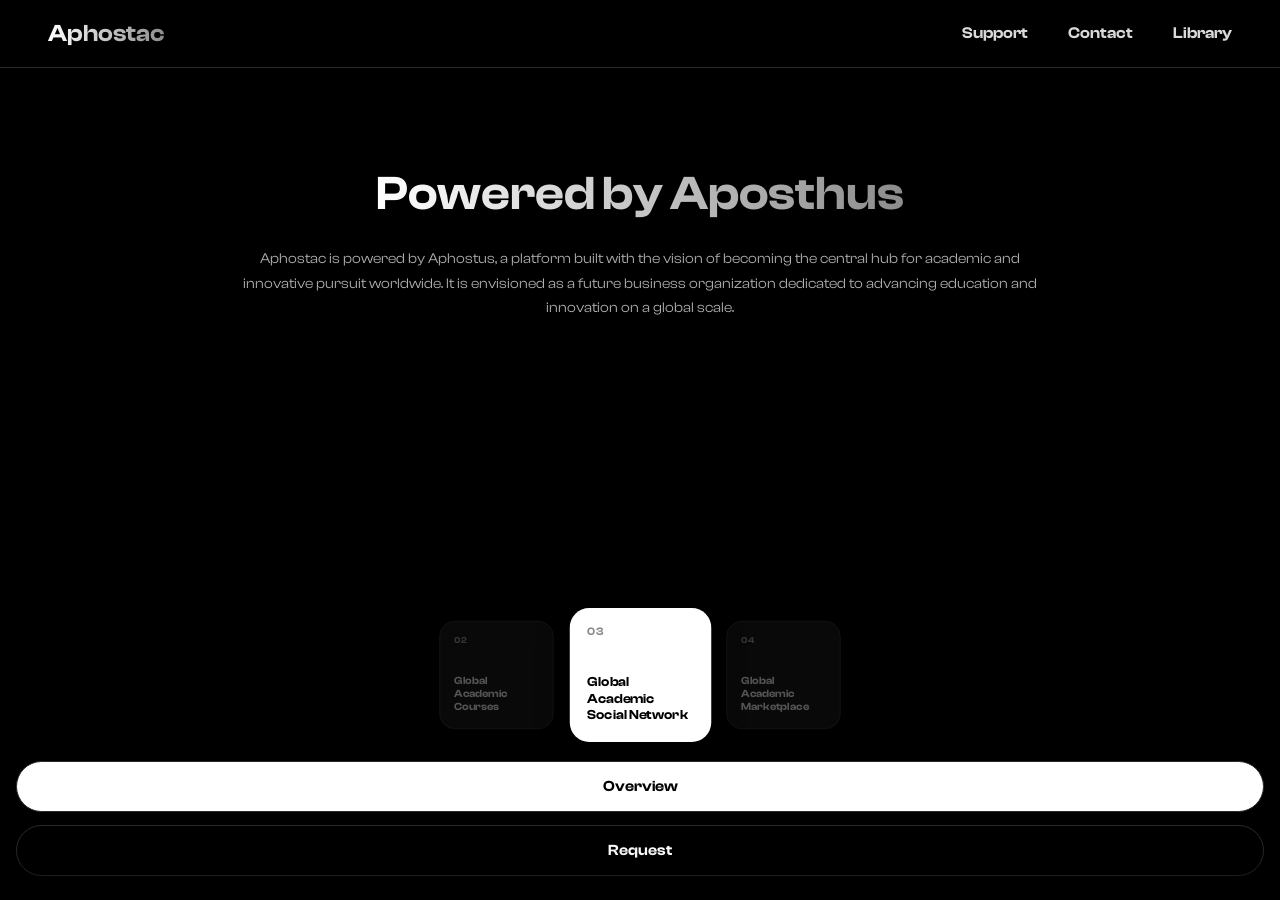
<file: index.html>
<!DOCTYPE html>
<html lang="en-US">
  <!---Copyrights: 2026 Gabriel Yoan L. Cortez. All rights reserved--->
  <!---Webnotes: Keep in mind to watch out for sources, links, href attributes
  because it will affect the website styles--->

  <head>

    <!--- Metalines --->
    <meta charset="utf-8">
    <meta name="author" content="Gabriel Yoan L. Cortez">
    <meta name="description" content="The official page of Aphostac">
    <meta name="viewport" content="width=device-width, initial-scale=1.0">
    <title>Aphostac</title>
    <!--- Connections --->
    <link rel="stylesheet" href="style.css">
    <script src="script.js" defer></script>
    <link rel="icon" href="Icon.png" type="image/x-icon">
    
  </head>
  <body>

    <!--- Navbar --->
    <div class="nav-container">
      <h1 class="nav-title">Aphostac</h1>
      <nav class="navbar">
        <ul class="nav-list">
          <li><a href="support.html">Support</a></li>
          <li><a href="contact.html">Contact</a></li>
          <li><a href="library.html">Library</a></li>
        </ul>
      </nav>
    </div>
    
    <!--- Mainsect --->
    <main class=main-section>
      <h1 class="title-main">Powered by Aposthus</h1>
      <p class="description-main">Aphostac is powered by Aphostus, a platform built with the vision of 
        becoming the central hub for academic and innovative pursuit worldwide. 
        It is envisioned as a future business organization dedicated to advancing education and innovation on a global scale.
      </p>
      <button class="Viewact-main">Overview</button>
      <button class="Groupact-main">Request</button>
    </main>
    <!--- Showcards --->
    <div class="deck-wrapper">
      <div class="card-deck" id="cardDeck">
        <a class="deck-card deck-card-side" id="deckCardLeft" href="aspects.html">
          <span class="deck-card-index">01</span>
          <h3 class="deck-card-title">Global Academic Workspace</h3>
        </a>
        <a class="deck-card deck-card-center" id="deckCardCenter" href="aspects.html">
          <span class="deck-card-index">02</span>
          <h3 class="deck-card-title">Global Academic Courses</h3>
        </a>
        <a class="deck-card deck-card-side" id="deckCardRight" href="aspects.html">
          <span class="deck-card-index">03</span>
          <h3 class="deck-card-title">Global Academic Social Network</h3>
        </a>
      </div>
    </div>
    <!--- Popup Overlay --->
    <div class="popup-overlay" id="popupOverlay"></div>

    <!--- Overview Popup --->
    <div class="popup-sheet" id="overviewSheet" aria-hidden="true">
      <div class="popup-handle"></div>
      <div class="popup-scroll">
        <div class="popup-header">
          <span class="popup-eyebrow">Overview</span>
          <h2 class="popup-title">About Aphostac</h2>
        </div>

        <div class="popup-section">
          <h3 class="popup-subtitle">Our History</h3>
          <p class="popup-text">Aphostac began as a simple idea: education and innovation shouldn't be scattered across dozens of disconnected tools and platforms. What started as a small academic project grew into a vision for a single global hub, powered by Aphostus, where students, teachers, and institutions could learn, collaborate, and build together. Today, Aphostac is being developed with that same founding principle in mind — bringing structure, community, and intelligence into one connected academic experience.
          Developed by Gabriel Yoan L. Cortez (Founder)</p>
        </div>

        <div class="popup-section">
          <h3 class="popup-subtitle">What Aphostac Offers</h3>
          <div class="popup-cards">

            <div class="popup-card">
              <span class="popup-card-index">01</span>
              <h4 class="popup-card-title">Unified Academic Workspace</h4>
              <p class="popup-card-text">A single space where students and teachers manage coursework, projects, and communication together, removing the need to juggle multiple disconnected apps for one class.</p>
            </div>

            <div class="popup-card">
              <span class="popup-card-index">02</span>
              <h4 class="popup-card-title">Global Academic Courses</h4>
              <p class="popup-card-text">Structured, interconnected courses that let teachers build curricula and let students learn at their own pace, with progress tracked clearly across every subject.</p>
            </div>

            <div class="popup-card">
              <span class="popup-card-index">03</span>
              <h4 class="popup-card-title">Academic Social Network</h4>
              <p class="popup-card-text">A dedicated space for students and educators to connect with peers and mentors worldwide, share ideas, and build academic relationships beyond the classroom.</p>
            </div>

            <div class="popup-card">
              <span class="popup-card-index">04</span>
              <h4 class="popup-card-title">Innovation & Research Hub</h4>
              <p class="popup-card-text">A place for students to publish projects and for teachers to guide research, with tools designed to encourage original thinking and real academic contribution.</p>
            </div>

            <div class="popup-card">
              <span class="popup-card-index">05</span>
              <h4 class="popup-card-title">AI Academic Support</h4>
              <p class="popup-card-text">Built-in AI assistance to help students study smarter and help teachers save time on grading, feedback, and lesson planning, without replacing the human side of learning.</p>
            </div>

          </div>
        </div>
      </div>
    </div>

    <!--- Request Popup --->
    <div class="popup-sheet" id="requestSheet" aria-hidden="true">
      <div class="popup-handle"></div>
      <div class="popup-scroll">
        <div class="popup-header">
          <span class="popup-eyebrow">Request</span>
          <h2 class="popup-title">Get Early Access</h2>
          <p class="popup-text">Aphostac hasn't launched yet. Leave your details below and we'll notify you the moment it's available.</p>
        </div>

        <form class="popup-form" id="requestForm">
          <label class="popup-label">
            Full Name
            <input class="popup-input" type="text" name="name" placeholder="Your name" required>
          </label>

          <label class="popup-label">
            Email Address
            <input class="popup-input" type="email" name="email" placeholder="you@example.com" required>
          </label>

          <label class="popup-label">
            I am a
            <select class="popup-input" name="role" required>
              <option value="" disabled selected>Select one</option>
              <option value="student">Student</option>
              <option value="teacher">Teacher</option>
              <option value="institution">Institution</option>
              <option value="other">Other</option>
            </select>
          </label>

          <label class="popup-label">
            Message (optional)
            <textarea class="popup-input popup-textarea" name="message" placeholder="Tell us a bit about yourself..."></textarea>
          </label>

          <button class="popup-submit" type="submit">Request Early Access</button>
          <p class="popup-form-note" id="requestFormNote"></p>
        </form>
      </div>
    </div>
    
  </body>
</html>
</file>
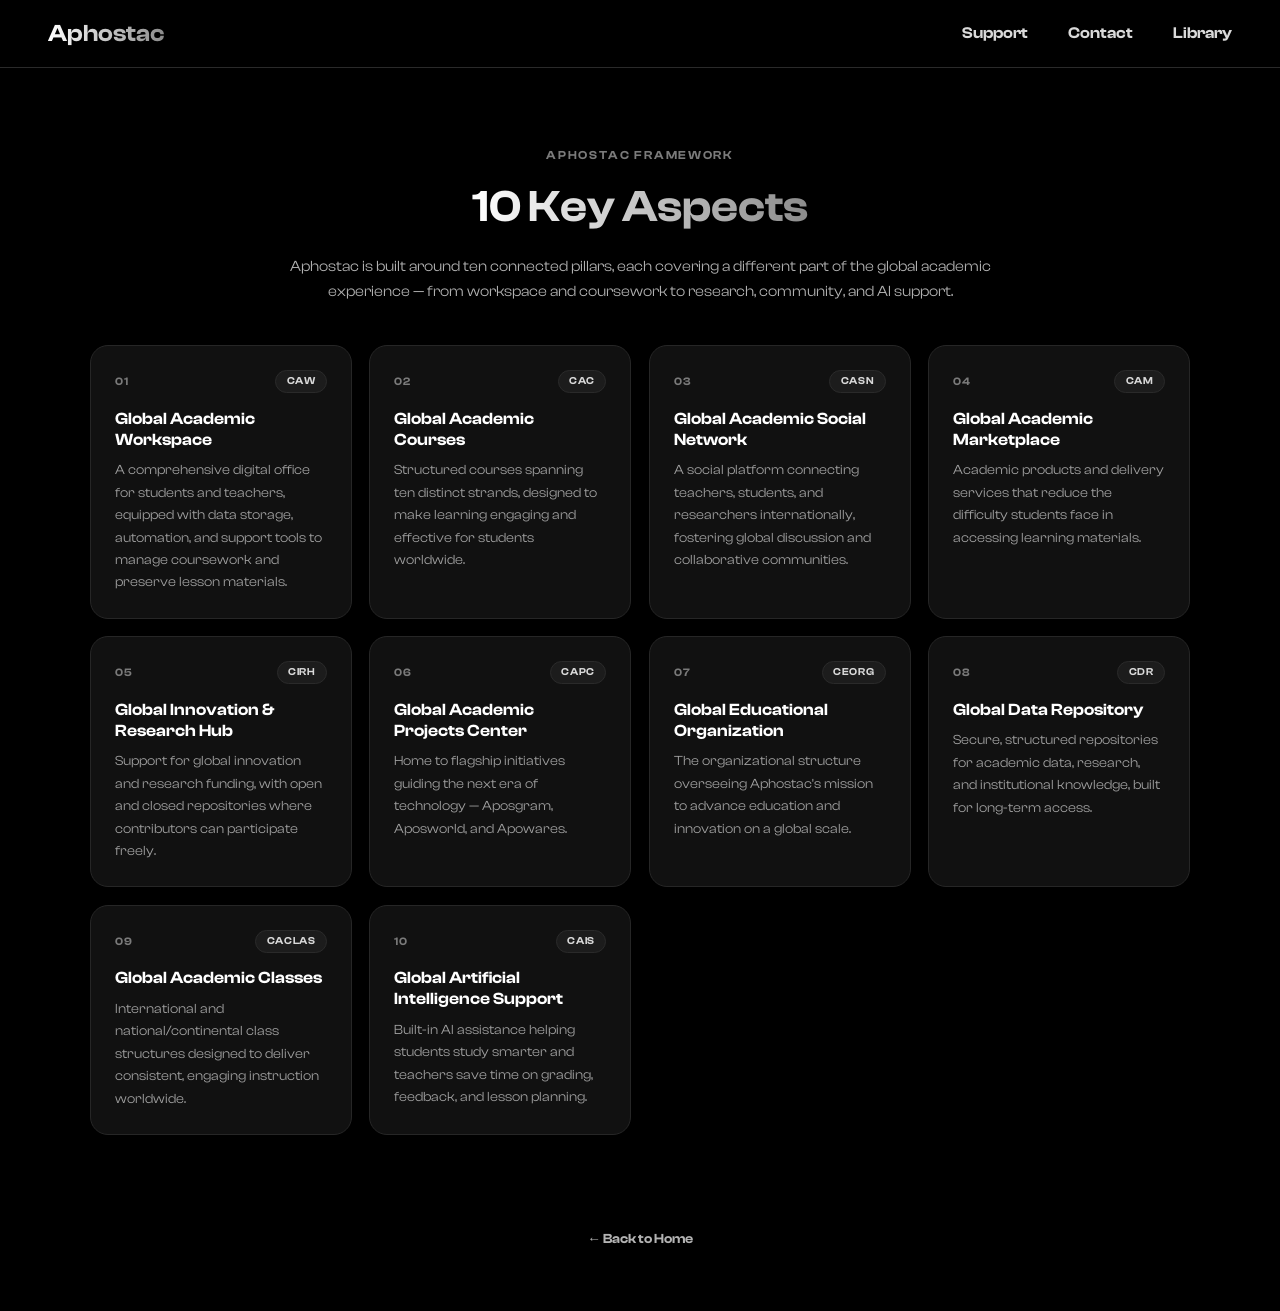
<file: aspects.html>
<!DOCTYPE html>
<html lang="en-US">
  <!---Copyrights: 2026 Gabriel Yoan L. Cortez. All rights reserved--->
  <!---Webnotes: Keep in mind to watch out for sources, links, href attributes
  because it will affect the website styles--->

  <head>

    <!--- Metalines --->
    <meta charset="utf-8">
    <meta name="author" content="Gabriel Yoan L. Cortez">
    <meta name="description" content="The 10 Key Aspects of Aphostac">
    <meta name="viewport" content="width=device-width, initial-scale=1.0">
    <title>Aphostac/Aspects</title>
    <!--- Connections --->
    <link rel="stylesheet" href="style.css">
    <link rel="stylesheet" href="aspects.css">
    <script src="script.js" defer></script>
    <script src="aspects.js" defer></script>
    <link rel="icon" href="Icon.png" type="image/x-icon">

  </head>
  <body>

    <!--- Navbar --->
    <div class="nav-container">
      <h1 class="nav-title"><a href="index.html" class="nav-title-link">Aphostac</a></h1>
      <nav class="navbar">
        <ul class="nav-list">
          <li><a href="support.html">Support</a></li>
          <li><a href="contact.html">Contact</a></li>
          <li><a href="library.html">Library</a></li>
        </ul>
      </nav>
    </div>

    <!--- Aspects Hero --->
    <main class="aspects-hero">
      <span class="aspects-eyebrow">Aphostac Framework</span>
      <h1 class="aspects-title">10 Key Aspects</h1>
      <p class="aspects-description">
        Aphostac is built around ten connected pillars, each covering a different
        part of the global academic experience — from workspace and coursework
        to research, community, and AI support.
      </p>
    </main>

    <!--- Aspects Grid --->
    <section class="aspects-grid" id="aspectsGrid">

      <div class="aspect-card" data-index="01">
        <div class="aspect-card-head">
          <span class="aspect-card-index">01</span>
          <span class="aspect-card-tag">CAW</span>
        </div>
        <h3 class="aspect-card-title">Global Academic Workspace</h3>
        <p class="aspect-card-text">A comprehensive digital office for students and teachers, equipped with data storage, automation, and support tools to manage coursework and preserve lesson materials.</p>
      </div>

      <div class="aspect-card" data-index="02">
        <div class="aspect-card-head">
          <span class="aspect-card-index">02</span>
          <span class="aspect-card-tag">CAC</span>
        </div>
        <h3 class="aspect-card-title">Global Academic Courses</h3>
        <p class="aspect-card-text">Structured courses spanning ten distinct strands, designed to make learning engaging and effective for students worldwide.</p>
      </div>

      <div class="aspect-card" data-index="03">
        <div class="aspect-card-head">
          <span class="aspect-card-index">03</span>
          <span class="aspect-card-tag">CASN</span>
        </div>
        <h3 class="aspect-card-title">Global Academic Social Network</h3>
        <p class="aspect-card-text">A social platform connecting teachers, students, and researchers internationally, fostering global discussion and collaborative communities.</p>
      </div>

      <div class="aspect-card" data-index="04">
        <div class="aspect-card-head">
          <span class="aspect-card-index">04</span>
          <span class="aspect-card-tag">CAM</span>
        </div>
        <h3 class="aspect-card-title">Global Academic Marketplace</h3>
        <p class="aspect-card-text">Academic products and delivery services that reduce the difficulty students face in accessing learning materials.</p>
      </div>

      <div class="aspect-card" data-index="05">
        <div class="aspect-card-head">
          <span class="aspect-card-index">05</span>
          <span class="aspect-card-tag">CIRH</span>
        </div>
        <h3 class="aspect-card-title">Global Innovation &amp; Research Hub</h3>
        <p class="aspect-card-text">Support for global innovation and research funding, with open and closed repositories where contributors can participate freely.</p>
      </div>

      <div class="aspect-card" data-index="06">
        <div class="aspect-card-head">
          <span class="aspect-card-index">06</span>
          <span class="aspect-card-tag">CAPC</span>
        </div>
        <h3 class="aspect-card-title">Global Academic Projects Center</h3>
        <p class="aspect-card-text">Home to flagship initiatives guiding the next era of technology — Aposgram, Aposworld, and Apowares.</p>
      </div>

      <div class="aspect-card" data-index="07">
        <div class="aspect-card-head">
          <span class="aspect-card-index">07</span>
          <span class="aspect-card-tag">CEORG</span>
        </div>
        <h3 class="aspect-card-title">Global Educational Organization</h3>
        <p class="aspect-card-text">The organizational structure overseeing Aphostac's mission to advance education and innovation on a global scale.</p>
      </div>

      <div class="aspect-card" data-index="08">
        <div class="aspect-card-head">
          <span class="aspect-card-index">08</span>
          <span class="aspect-card-tag">CDR</span>
        </div>
        <h3 class="aspect-card-title">Global Data Repository</h3>
        <p class="aspect-card-text">Secure, structured repositories for academic data, research, and institutional knowledge, built for long-term access.</p>
      </div>

      <div class="aspect-card" data-index="09">
        <div class="aspect-card-head">
          <span class="aspect-card-index">09</span>
          <span class="aspect-card-tag">CACLAS</span>
        </div>
        <h3 class="aspect-card-title">Global Academic Classes</h3>
        <p class="aspect-card-text">International and national/continental class structures designed to deliver consistent, engaging instruction worldwide.</p>
      </div>

      <div class="aspect-card" data-index="10">
        <div class="aspect-card-head">
          <span class="aspect-card-index">10</span>
          <span class="aspect-card-tag">CAIS</span>
        </div>
        <h3 class="aspect-card-title">Global Artificial Intelligence Support</h3>
        <p class="aspect-card-text">Built-in AI assistance helping students study smarter and teachers save time on grading, feedback, and lesson planning.</p>
      </div>

    </section>

    <!--- Back to Home --->
    <div class="aspects-footer">
      <a class="aspects-back" href="index.html">← Back to Home</a>
    </div>

  </body>
</html>
</file>
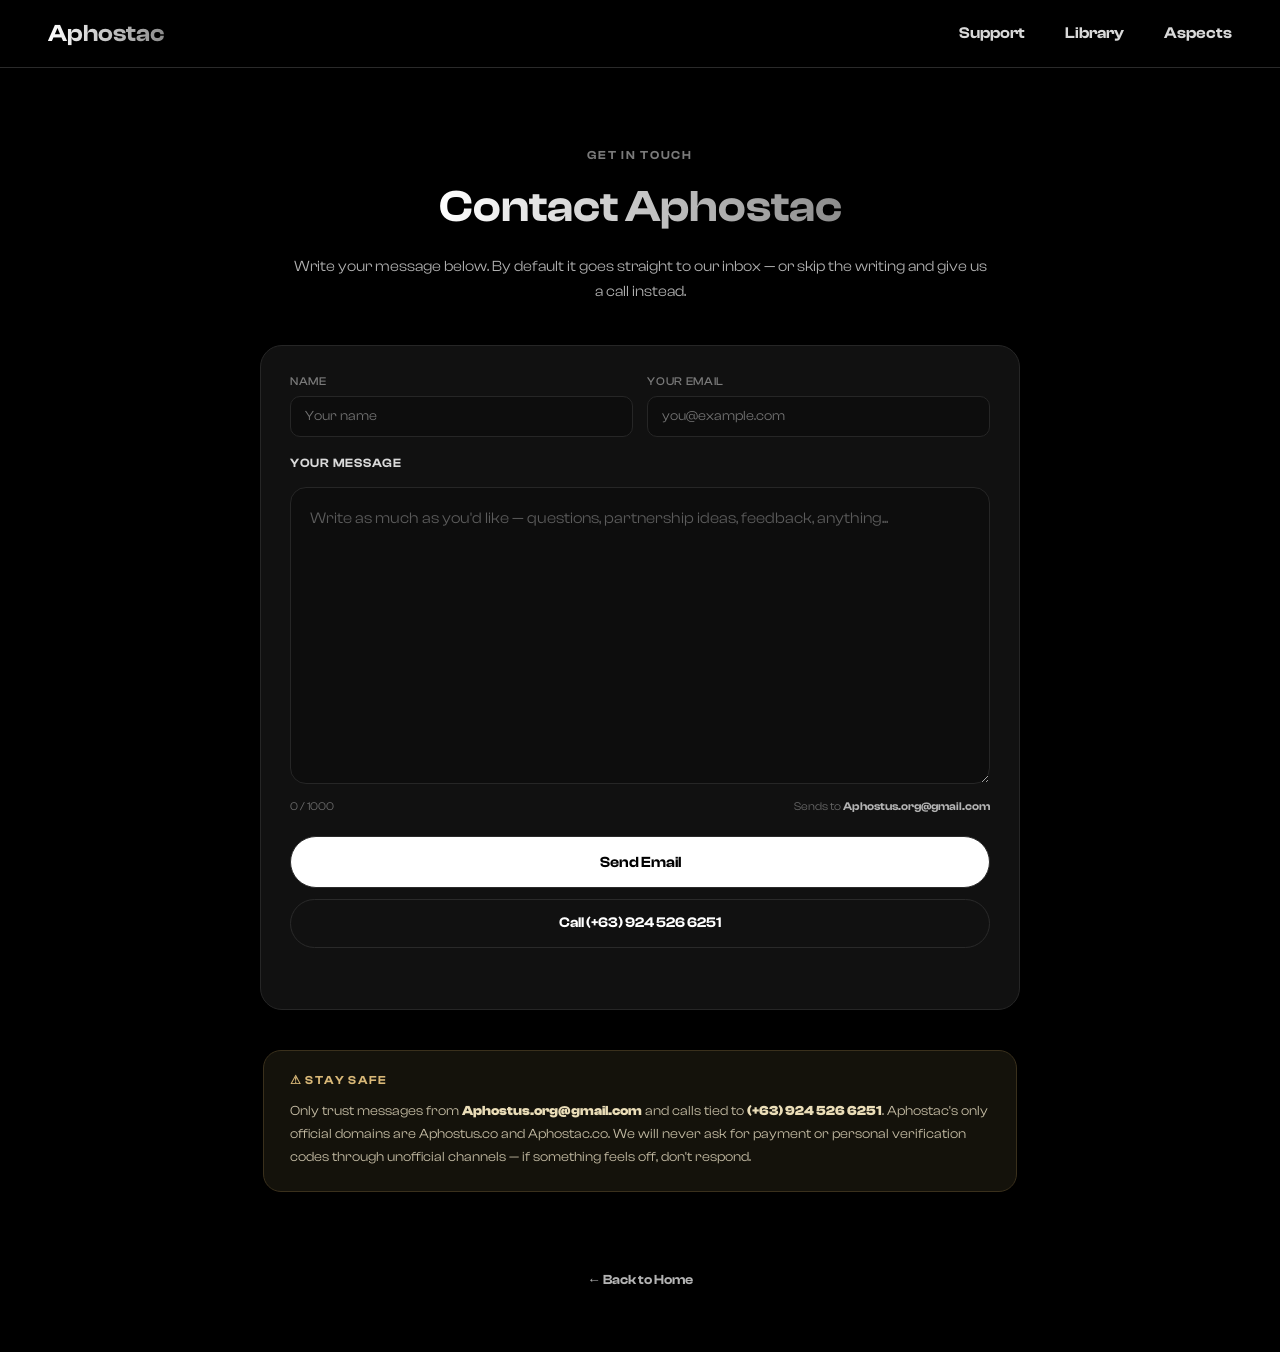
<file: contact.html>
<!DOCTYPE html>
<html lang="en-US">
  <!---Copyrights: 2026 Gabriel Yoan L. Cortez. All rights reserved--->
  <!---Webnotes: Keep in mind to watch out for sources, links, href attributes
  because it will affect the website styles--->

  <head>

    <!--- Metalines --->
    <meta charset="utf-8">
    <meta name="author" content="Gabriel Yoan L. Cortez">
    <meta name="description" content="Get in touch with Aphostac">
    <meta name="viewport" content="width=device-width, initial-scale=1.0">
    <title>Aphostac/Contact</title>
    <!--- Connections --->
    <link rel="stylesheet" href="style.css">
    <link rel="stylesheet" href="contact.css">
    <script src="script.js" defer></script>
    <script src="contact.js" defer></script>
    <link rel="icon" href="Icon.png" type="image/x-icon">

  </head>
  <body>

    <!--- Navbar --->
    <div class="nav-container">
      <h1 class="nav-title"><a href="index.html" class="nav-title-link">Aphostac</a></h1>
      <nav class="navbar">
        <ul class="nav-list">
          <li><a href="support.html">Support</a></li>
          <li><a href="library.html">Library</a></li>
          <li><a href="aspects.html">Aspects</a></li>
        </ul>
      </nav>
    </div>

    <!--- Contact Hero --->
    <main class="contact-hero">
      <span class="contact-eyebrow">Get in Touch</span>
      <h1 class="contact-title">Contact Aphostac</h1>
      <p class="contact-description">
        Write your message below. By default it goes straight to our inbox —
        or skip the writing and give us a call instead.
      </p>
    </main>

    <!--- Composer --->
    <section class="composer-wrapper">
      <div class="composer-card">

        <div class="composer-meta">
          <label class="composer-field">
            Name
            <input class="composer-mini-input" type="text" id="composerName" placeholder="Your name">
          </label>
          <label class="composer-field">
            Your Email
            <input class="composer-mini-input" type="email" id="composerEmail" placeholder="you@example.com">
          </label>
        </div>

        <label class="composer-label" for="composerMessage">Your Message</label>
        <textarea
          class="composer-textarea"
          id="composerMessage"
          maxlength="1000"
          placeholder="Write as much as you'd like — questions, partnership ideas, feedback, anything..."
        ></textarea>

        <div class="composer-footer">
          <span class="composer-char-count" id="composerCharCount">0 / 1000</span>
          <span class="composer-recipient">Sends to <strong>Aphostus.org@gmail.com</strong></span>
        </div>

        <div class="composer-actions">
          <button class="composer-send" id="composerSendBtn" type="button">Send Email</button>
          <button class="composer-call" id="composerCallBtn" type="button">Call (+63) 924 526 6251</button>
        </div>

        <p class="composer-note" id="composerNote"></p>

      </div>
    </section>

    <!--- Warning Section --->
    <section class="warning-wrapper">
      <div class="warning-card">
        <span class="warning-label">⚠ Stay Safe</span>
        <p class="warning-text">
          Only trust messages from <strong>Aphostus.org@gmail.com</strong> and calls tied to
          <strong>(+63) 924 526 6251</strong>. Aphostac's only official domains are
          Aphostus.co and Aphostac.co. We will never ask for payment or personal
          verification codes through unofficial channels — if something feels off, don't respond.
        </p>
      </div>
    </section>

    <!--- Back to Home --->
    <div class="contact-footer">
      <a class="contact-back" href="index.html">← Back to Home</a>
    </div>

  </body>
</html>
</file>
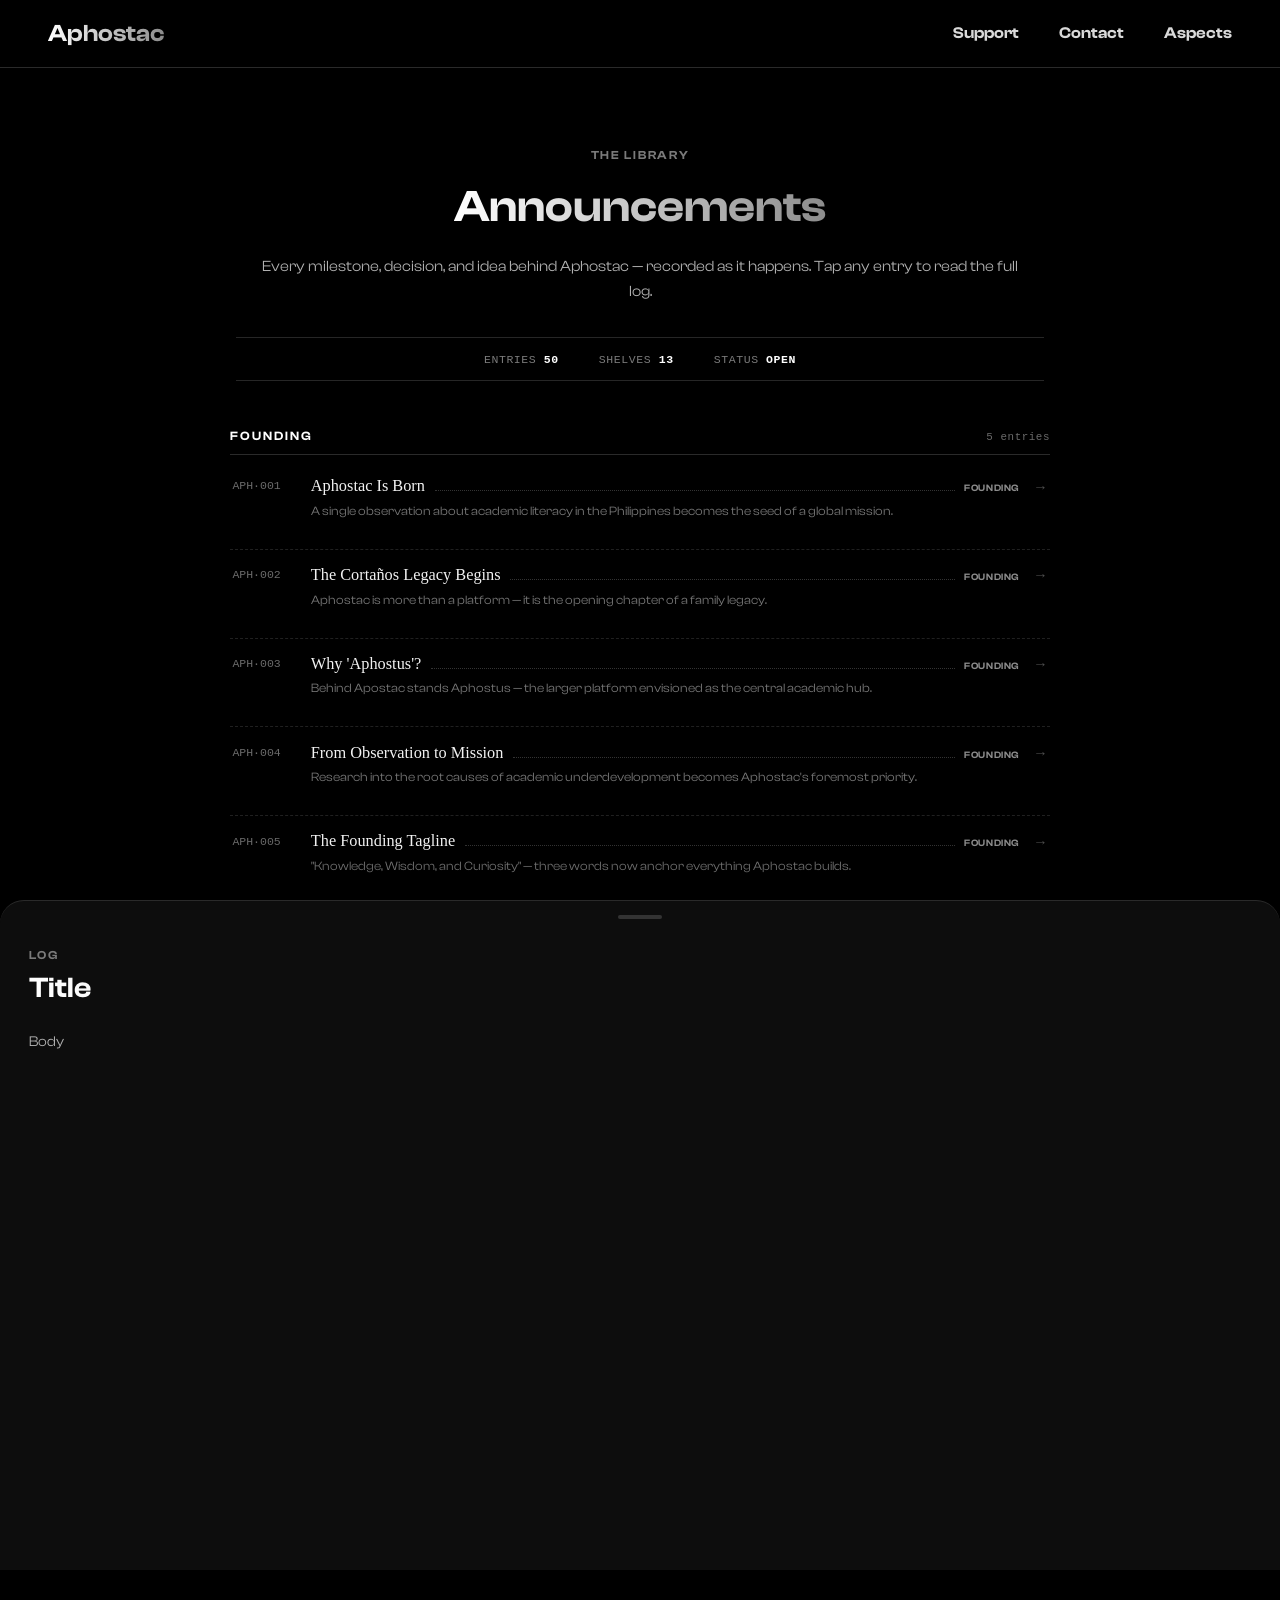
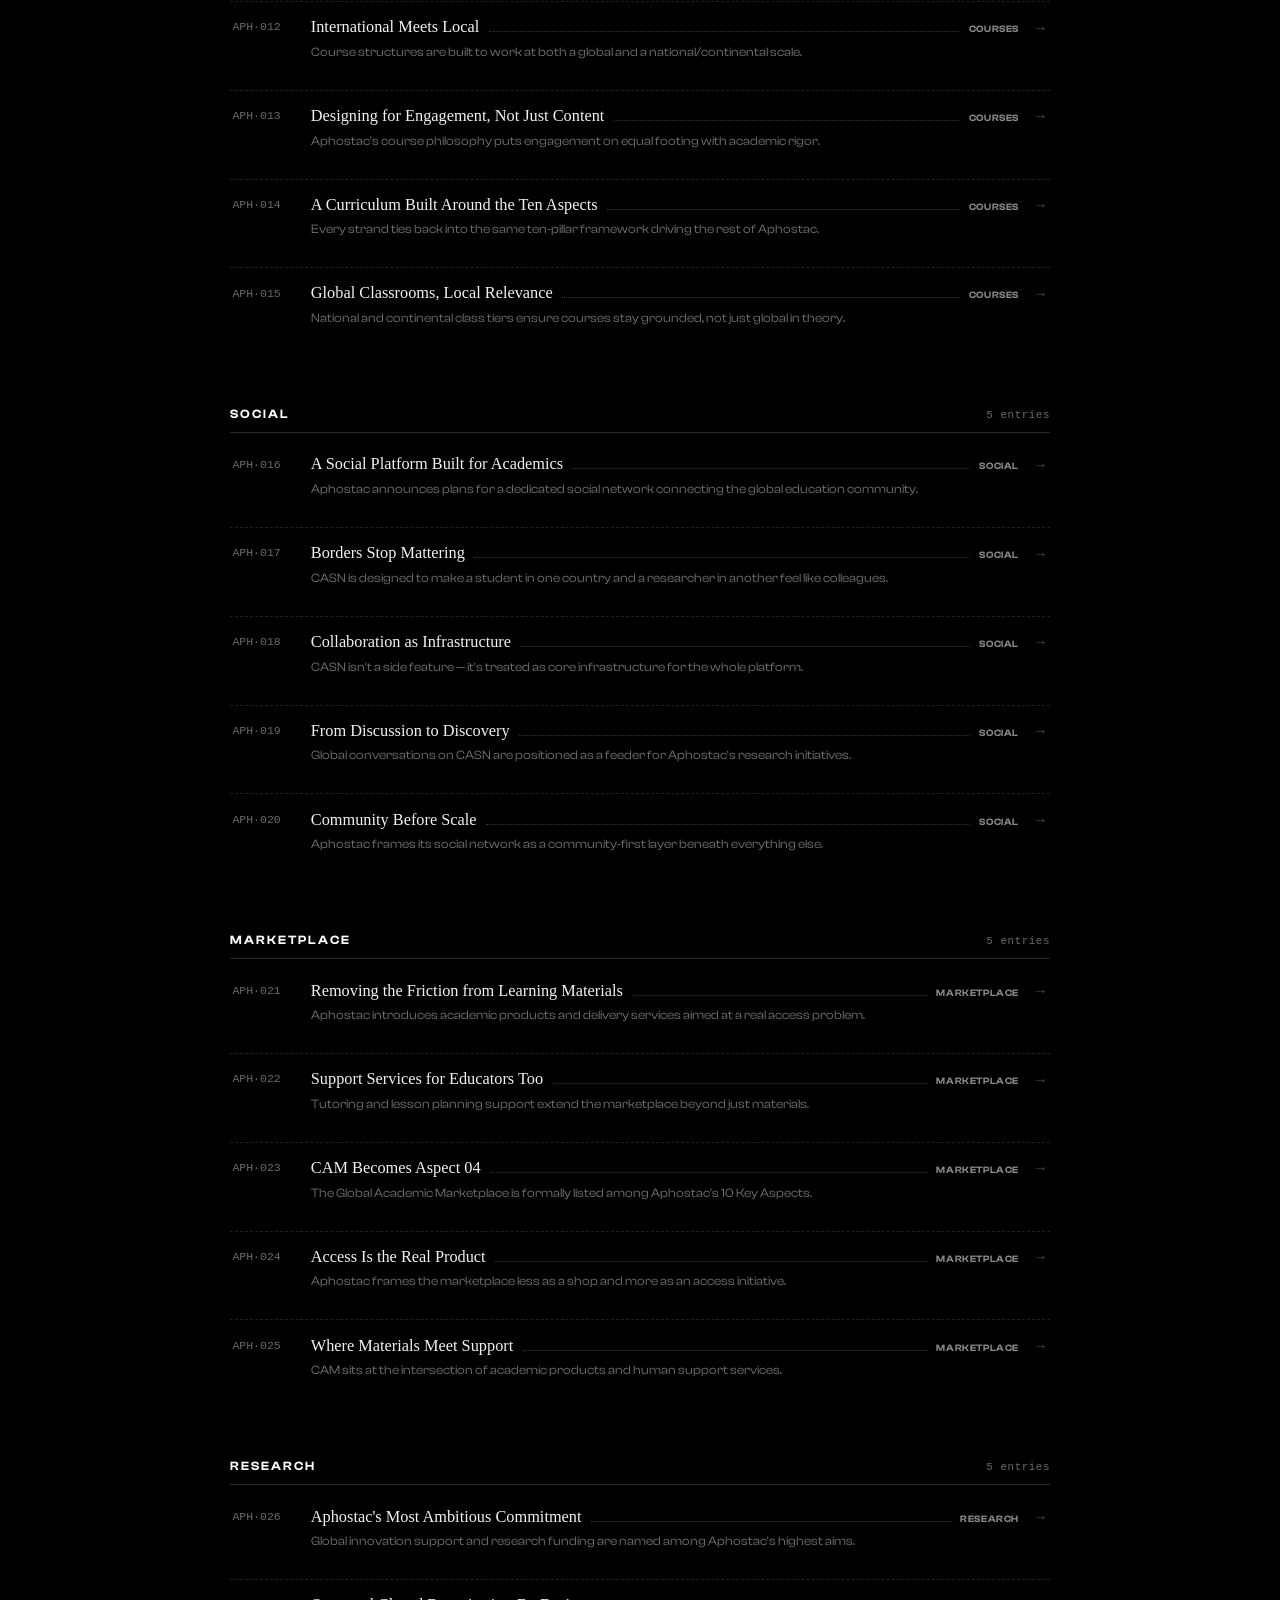
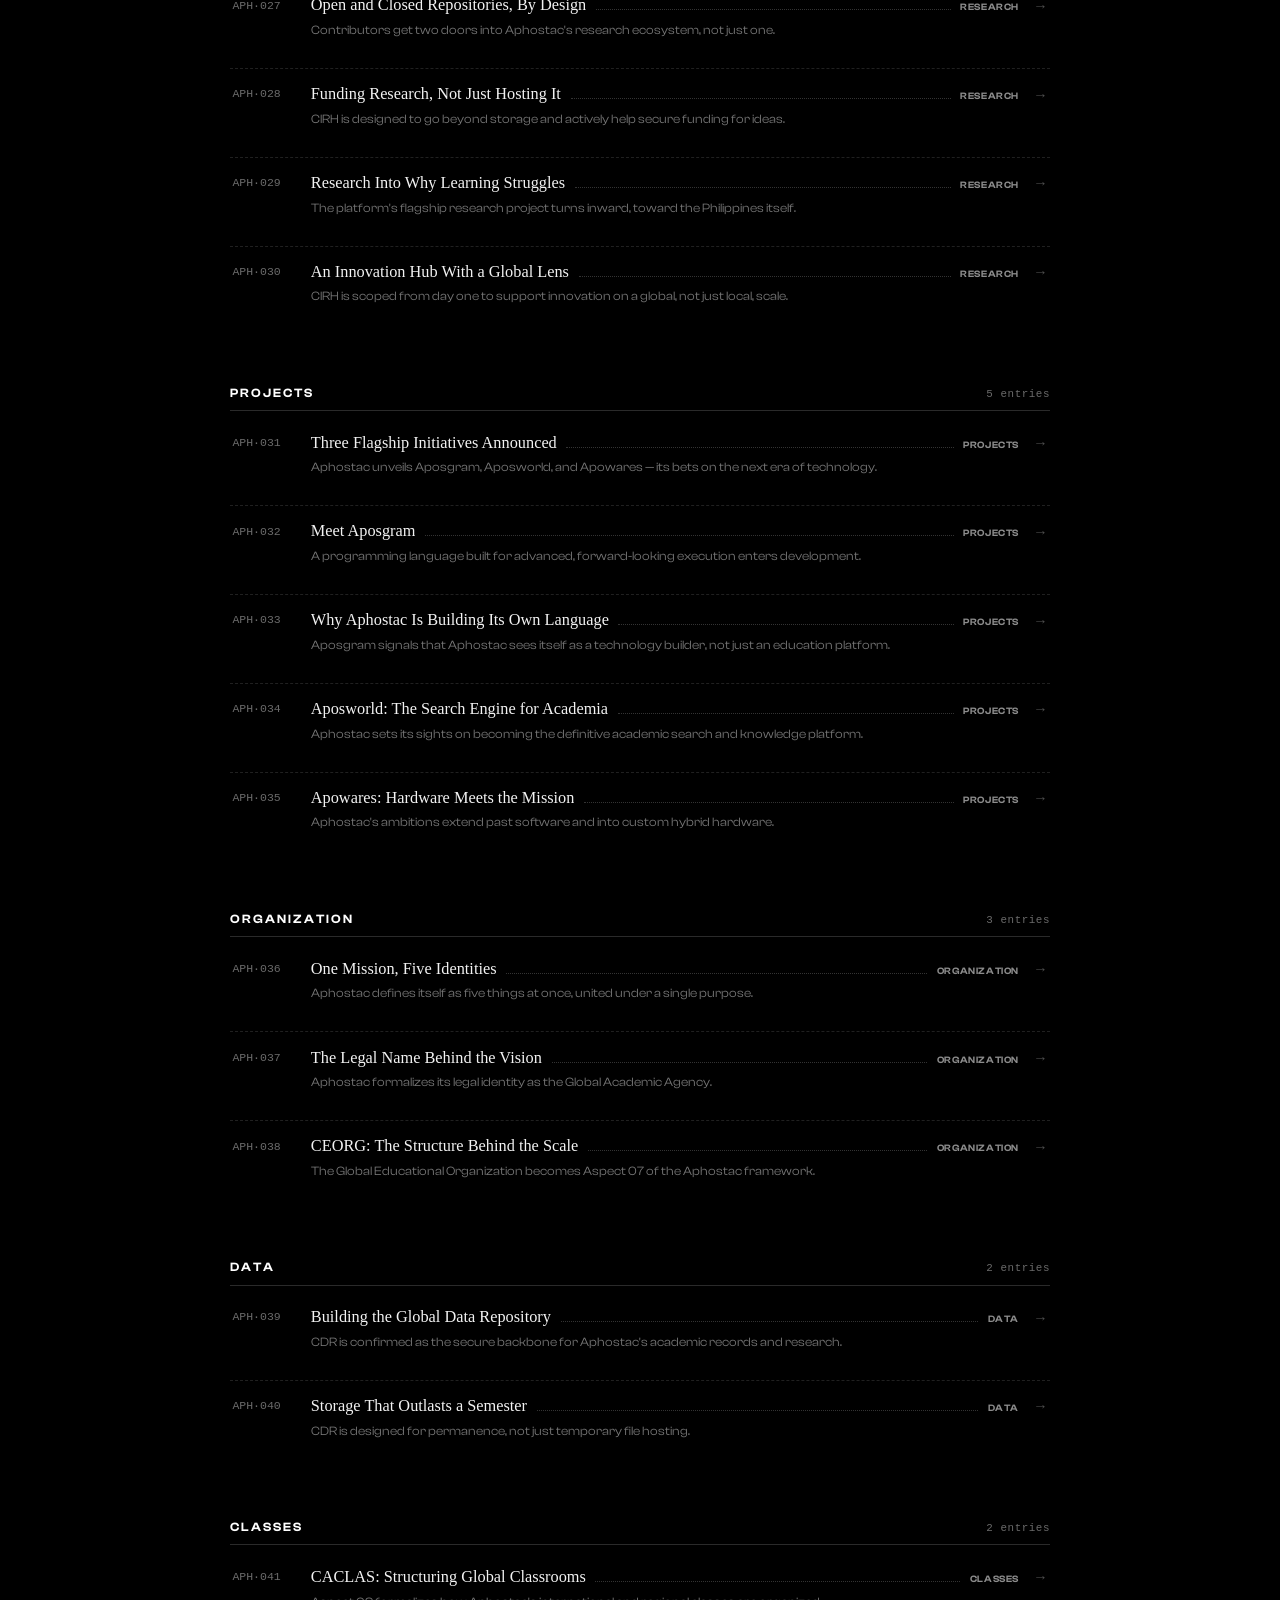
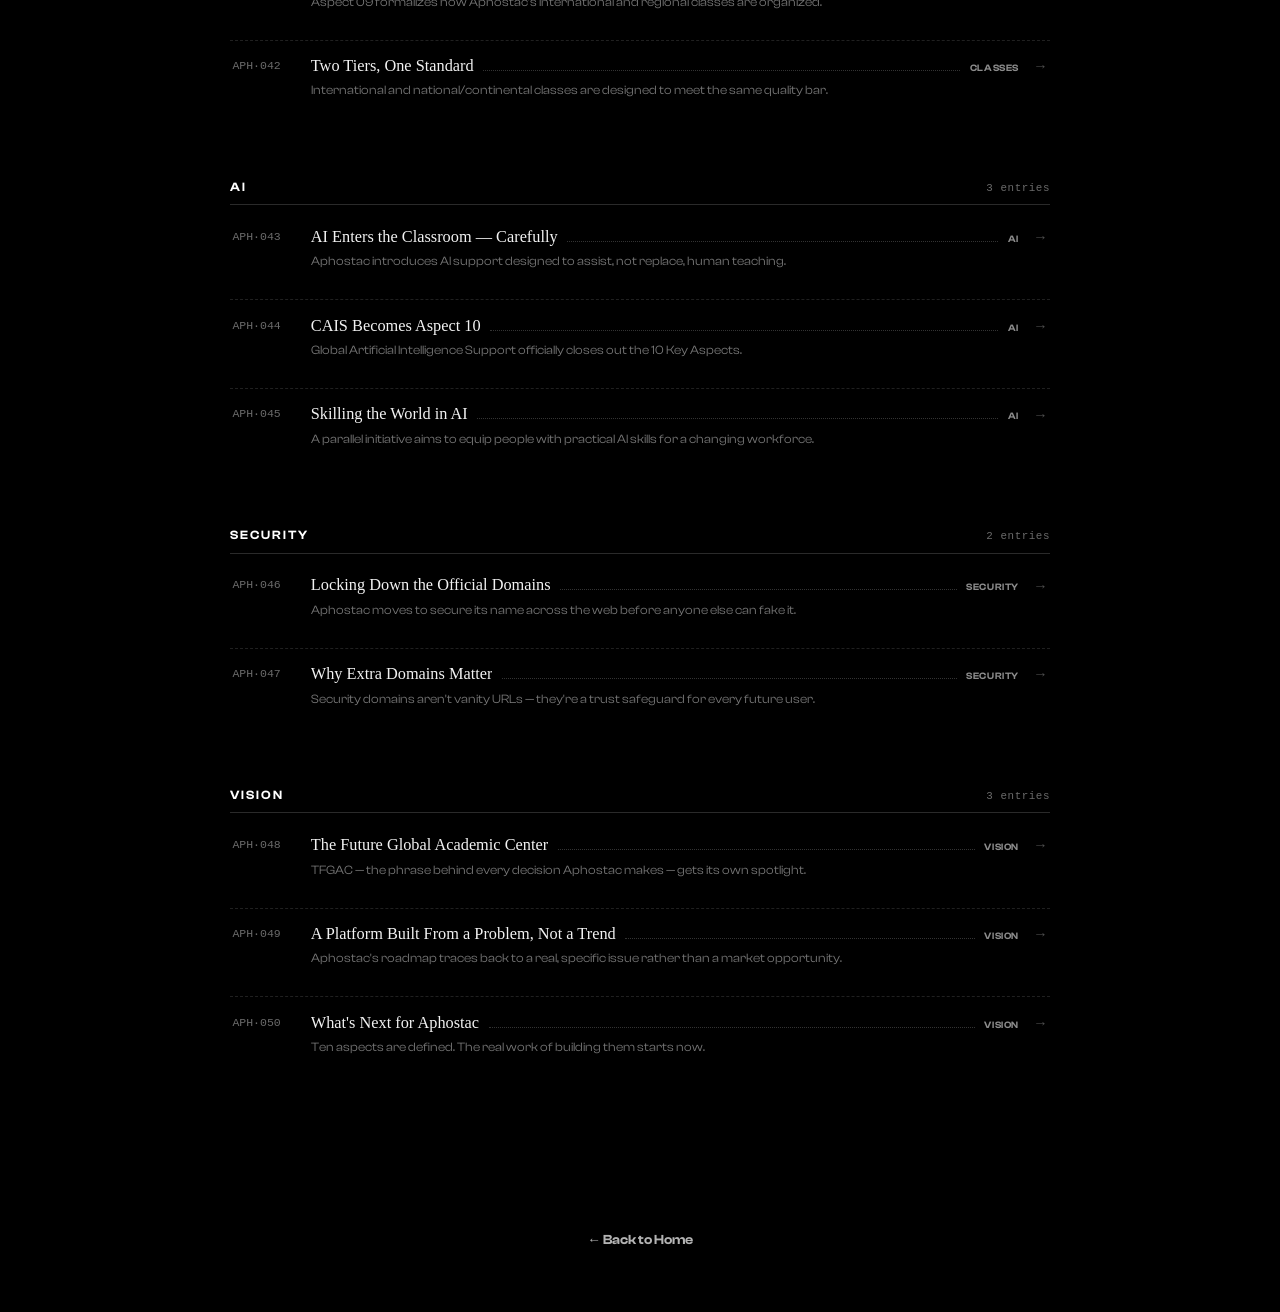
<file: library.html>
<!DOCTYPE html>
<html lang="en-US">
  <!---Copyrights: 2026 Gabriel Yoan L. Cortez. All rights reserved--->
  <!---Webnotes: Keep in mind to watch out for sources, links, href attributes
  because it will affect the website styles--->

  <head>

    <!--- Metalines --->
    <meta charset="utf-8">
    <meta name="author" content="Gabriel Yoan L. Cortez">
    <meta name="description" content="The Aphostac Library — logs, updates, and announcements">
    <meta name="viewport" content="width=device-width, initial-scale=1.0">
    <title>Aphostac/Library</title>
    <!--- Connections --->
    <link rel="stylesheet" href="style.css">
    <link rel="stylesheet" href="library.css">
    <script src="script.js" defer></script>
    <script src="library.js" defer></script>
    <link rel="icon" href="Icon.png" type="image/x-icon">

  </head>
  <body>

    <!--- Navbar --->
    <div class="nav-container">
      <h1 class="nav-title"><a href="index.html" class="nav-title-link">Aphostac</a></h1>
      <nav class="navbar">
        <ul class="nav-list">
          <li><a href="support.html">Support</a></li>
          <li><a href="contact.html">Contact</a></li>
          <li><a href="aspects.html">Aspects</a></li>
        </ul>
      </nav>
    </div>

    <!--- Library Hero --->
    <main class="library-hero">
      <span class="library-eyebrow">The Library</span>
      <h1 class="library-title">Announcements</h1>
      <p class="library-description">
        Every milestone, decision, and idea behind Aphostac — recorded as it
        happens. Tap any entry to read the full log.
      </p>
    </main>

    <!--- Library Grid (populated by library.js) --->
    <section class="library-grid" id="libraryGrid"></section>

    <!--- Back to Home --->
    <div class="library-footer">
      <a class="library-back" href="index.html">← Back to Home</a>
    </div>

    <!--- Popup Overlay (shared component) --->
    <div class="popup-overlay" id="libraryOverlay"></div>

    <!--- Log Detail Sheet --->
    <div class="popup-sheet" id="librarySheet" aria-hidden="true">
      <div class="popup-handle"></div>
      <div class="popup-scroll">
        <div class="popup-header">
          <span class="popup-eyebrow" id="libraryDetailTag">Log</span>
          <h2 class="popup-title" id="libraryDetailTitle">Title</h2>
        </div>
        <div class="popup-section">
          <p class="popup-text" id="libraryDetailBody">Body</p>
        </div>
      </div>
    </div>

  </body>
</html>
</file>
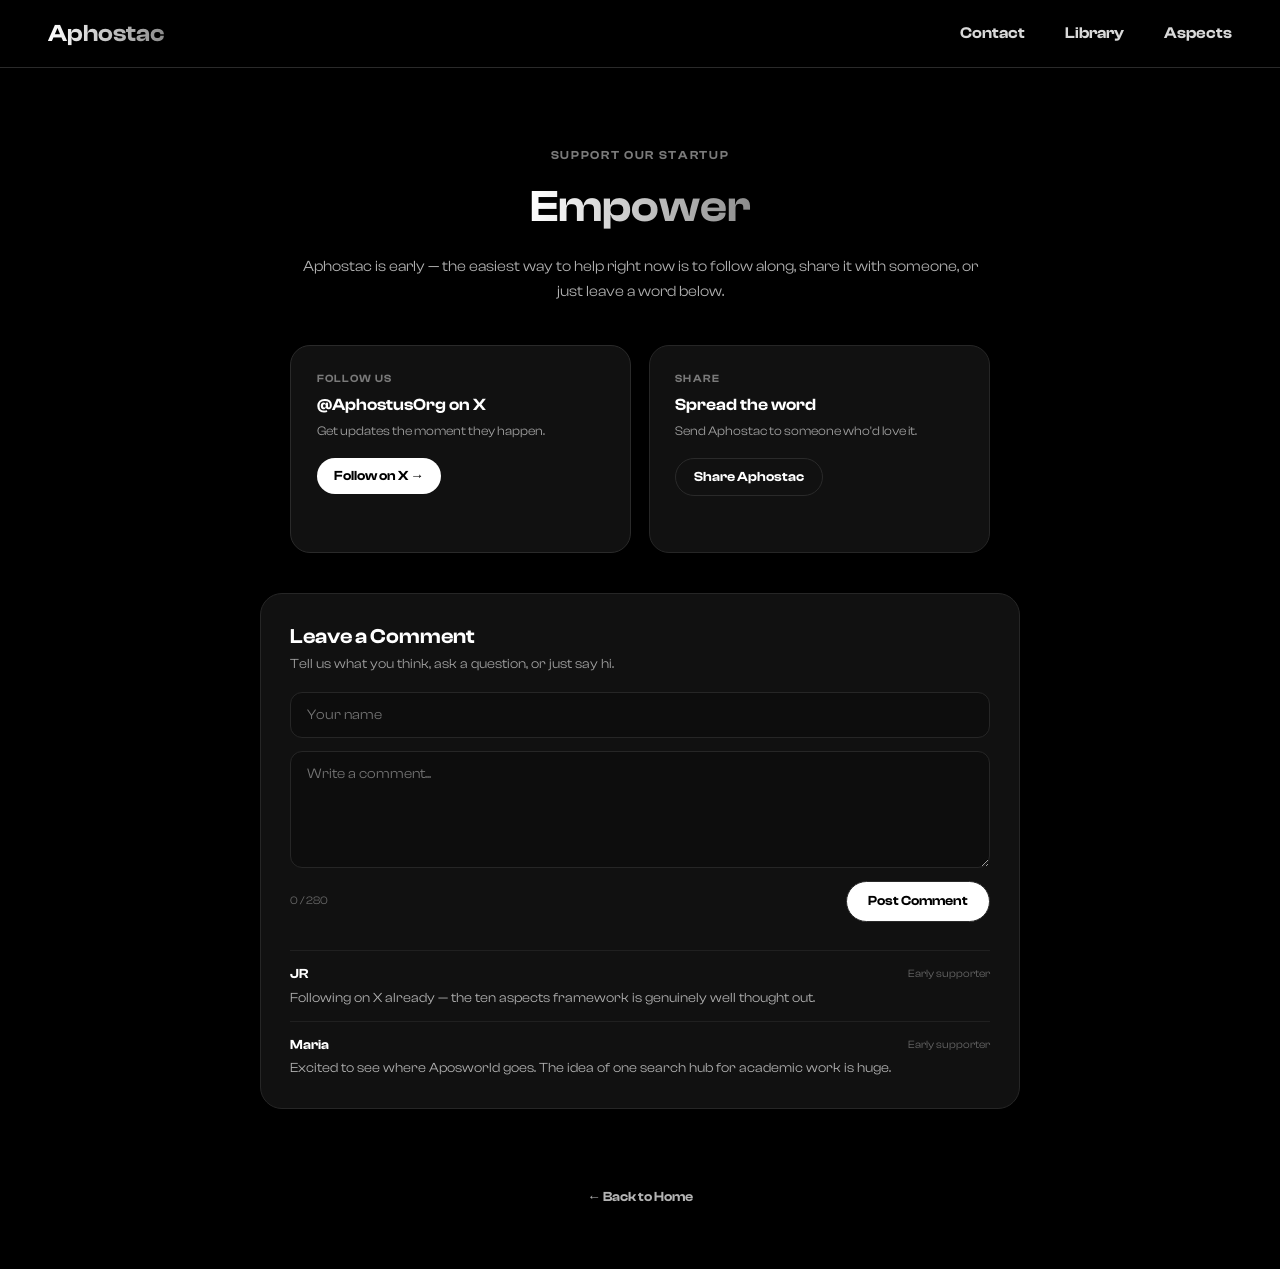
<file: support.html>
<!DOCTYPE html>
<html lang="en-US">
  <!---Copyrights: 2026 Gabriel Yoan L. Cortez. All rights reserved--->
  <!---Webnotes: Keep in mind to watch out for sources, links, href attributes
  because it will affect the website styles--->

  <head>

    <!--- Metalines --->
    <meta charset="utf-8">
    <meta name="author" content="Gabriel Yoan L. Cortez">
    <meta name="description" content="Support Aphostac">
    <meta name="viewport" content="width=device-width, initial-scale=1.0">
    <title>Aphostac/Support</title>
    <!--- Connections --->
    <link rel="stylesheet" href="style.css">
    <link rel="stylesheet" href="support.css">
    <script src="script.js" defer></script>
    <script src="support.js" defer></script>
    <link rel="icon" href="Icon.png" type="image/x-icon">

  </head>
  <body>

    <!--- Navbar --->
    <div class="nav-container">
      <h1 class="nav-title"><a href="index.html" class="nav-title-link">Aphostac</a></h1>
      <nav class="navbar">
        <ul class="nav-list">
          <li><a href="contact.html">Contact</a></li>
          <li><a href="library.html">Library</a></li>
          <li><a href="aspects.html">Aspects</a></li>
        </ul>
      </nav>
    </div>

    <!--- Support Hero --->
    <main class="support-hero">
      <span class="support-eyebrow">Support Our Startup</span>
      <h1 class="support-title">Empower</h1>
      <p class="support-description">
        Aphostac is early — the easiest way to help right now is to follow along,
        share it with someone, or just leave a word below.
      </p>
    </main>

    <!--- Support Actions --->
    <section class="support-actions">

      <div class="support-card support-card-x">
        <span class="support-card-label">Follow Us</span>
        <p class="support-card-value">@AphostusOrg on X</p>
        <p class="support-card-sub">Get updates the moment they happen.</p>
        <a class="support-follow-btn" href="https://x.com/AphostusOrg" target="_blank" rel="noopener noreferrer">
          Follow on X →
        </a>
      </div>

      <div class="support-card">
        <span class="support-card-label">Share</span>
        <p class="support-card-value">Spread the word</p>
        <p class="support-card-sub">Send Aphostac to someone who'd love it.</p>
        <button class="support-share-btn" id="shareBtn" type="button">Share Aphostac</button>
        <p class="support-share-note" id="shareNote"></p>
      </div>

    </section>

    <!--- Comment Wall --->
    <section class="comment-wrapper">
      <div class="comment-card">

        <h2 class="comment-title">Leave a Comment</h2>
        <p class="comment-desc">Tell us what you think, ask a question, or just say hi.</p>

        <div class="comment-form">
          <input class="comment-input" id="commentName" placeholder="Your name" maxlength="40">
          <textarea class="comment-input comment-textarea" id="commentText" maxlength="280" placeholder="Write a comment..."></textarea>
          <div class="comment-form-footer">
            <span class="comment-char-count" id="commentCharCount">0 / 280</span>
            <button class="comment-submit" id="commentSubmitBtn" type="button">Post Comment</button>
          </div>
        </div>

        <div class="comment-list" id="commentList"></div>

      </div>
    </section>

    <!--- Back to Home --->
    <div class="support-footer">
      <a class="support-back" href="index.html">← Back to Home</a>
    </div>

  </body>
</html>
</file>
<file: style.css>
/* Fonts >>> */
@font-face {
  font-family: 'ClashDisplay';
  src: url('ClashDisplay-Extralight.woff2') format('woff2'),
       url('ClashDisplay-Extralight.woff') format('woff');
  font-weight: 200;
  font-style: normal;
  font-display: swap;
}

@font-face {
  font-family: 'ClashDisplay';
  src: url('ClashDisplay-Light.woff2') format('woff2'),
       url('ClashDisplay-Light.woff') format('woff');
  font-weight: 300;
  font-style: normal;
  font-display: swap;
}

@font-face {
  font-family: 'ClashDisplay';
  src: url('ClashDisplay-Regular.woff2') format('woff2'),
       url('ClashDisplay-Regular.woff') format('woff');
  font-weight: 400;
  font-style: normal;
  font-display: swap;
}

@font-face {
  font-family: 'ClashDisplay';
  src: url('ClashDisplay-Medium.woff2') format('woff2'),
       url('ClashDisplay-Medium.woff') format('woff');
  font-weight: 500;
  font-style: normal;
  font-display: swap;
}

@font-face {
  font-family: 'ClashDisplay';
  src: url('ClashDisplay-Semibold.woff2') format('woff2'),
       url('ClashDisplay-Semibold.woff') format('woff');
  font-weight: 600;
  font-style: normal;
  font-display: swap;
}

@font-face {
  font-family: 'ClashDisplay';
  src: url('ClashDisplay-Bold.woff2') format('woff2'),
       url('ClashDisplay-Bold.woff') format('woff');
  font-weight: 700;
  font-style: normal;
  font-display: swap;
}

@font-face {
  font-family: 'ClashDisplay Variable';
  src: url('ClashDisplay-Variable.woff2') format('woff2'),
       url('ClashDisplay-Variable.woff') format('woff');
  font-weight: 200 700;
  font-style: normal;
  font-display: swap;
}

/* Body >>> */
body {
  background-color: black;
  font-family: 'ClashDisplay', sans-serif;
  font-weight: 400;
  margin: 0;
}

/* Navbar >>> */
:root {
  --title-weight: 600;
}

.nav-container {
  display: flex;
  flex-wrap: nowrap;
  align-items: center;
  justify-content: space-between;
  background-color: #000;
  padding: 1.2rem 3rem;
  border-bottom: 1px solid #2a2a2a;
}

.nav-title {
  font-family: 'ClashDisplay', sans-serif;
  font-weight: 600;
  font-size: 1.5rem;
  margin: 0;
  flex-shrink: 0;
  background: linear-gradient(to right, #ffffff, #8c8c8c);
  -webkit-background-clip: text;
  background-clip: text;
  -webkit-text-fill-color: transparent;
  color: transparent;
}

.navbar {
  flex-shrink: 1;
  min-width: 0;
}

.nav-list {
  display: flex;
  flex-wrap: nowrap;
  list-style: none;
  gap: 2.5rem;
  margin: 0;
  padding: 0;
}

.nav-list a {
  font-family: 'ClashDisplay', sans-serif;
  font-weight: 600;
  text-decoration: none;
  color: #d9d9d9;
  font-size: 1rem;
  white-space: nowrap;
  transition: color 0.2s ease;
}

.nav-list a:hover {
  color: #ffffff;
}

/* Medias >>> */
@media (max-width: 768px) {
  .nav-container {
    padding: 1rem 1.5rem;
  }

  .nav-title {
    font-size: 1.4rem;
  }

  .nav-list {
    gap: 1.2rem;
  }

  .nav-list a {
    font-size: 0.85rem;
  }
}

@media (max-width: 480px) {
  .nav-container {
    padding: 0.8rem 1rem;
  }

  .nav-title {
    font-size: 0.85rem;
  }

  .nav-list {
    gap: 0.7rem;
  }

  .nav-list a {
    font-size: 0.7rem;
  }
}

/* Mainsect >>> */
.main-section {
  display: flex;
  flex-direction: column;
  align-items: center;
  justify-content: center;
  text-align: center;
  padding: 6rem 2rem;
  padding-bottom: 10rem;
  max-width: 800px;
  margin: 0 auto;
}

.title-main {
  font-family: 'ClashDisplay', sans-serif;
  font-weight: 600;
  font-size: 3rem;
  margin: 0 0 1.5rem;
  background: linear-gradient(to right, #ffffff, #8c8c8c);
  -webkit-background-clip: text;
  background-clip: text;
  -webkit-text-fill-color: transparent;
  color: transparent;
}

.description-main {
  font-family: 'ClashDisplay', sans-serif;
  font-weight: 400;
  font-size: 0.9rem;
  line-height: 1.7;
  color: #b3b3b3;
  margin: 0;
}

/* Mainbuts >>> */
.Viewact-main,
.Groupact-main {
  position: fixed;
  left: 1rem;
  right: 1rem;
  width: auto;
  font-family: 'ClashDisplay', sans-serif;
  font-weight: 600;
  font-size: 0.95rem;
  padding: 0.95rem 1.5rem;
  border-radius: 999px;
  border: 1px solid #2a2a2a;
  cursor: pointer;
  transition: transform 0.2s ease, opacity 0.2s ease;
  z-index: 100;
}

.Viewact-main:hover,
.Groupact-main:hover {
  transform: translateY(-2px);
  opacity: 0.9;
}

.Groupact-main {
  bottom: max(1.5rem, env(safe-area-inset-bottom));
  background-color: #000000;
  color: #ffffff;
}

.Viewact-main {
  bottom: calc(max(1.5rem, env(safe-area-inset-bottom)) + 4rem);
  background-color: #ffffff;
  color: #000000;
}

@media (max-width: 768px) {
  .main-section {
    padding: 4rem 1.5rem;
    padding-bottom: 9rem;
  }

  .title-main {
    font-size: 2.2rem;
  }

  .description-main {
    font-size: 1rem;
  }
}

@media (max-width: 480px) {
  .main-section {
    padding: 3rem 1rem;
    padding-bottom: 8.5rem;
  }

  .title-main {
    font-size: 1.7rem;
  }

  .description-main {
    font-size: 0.75rem;
  }

  .Viewact-main,
  .Groupact-main {
    left: 0.75rem;
    right: 0.75rem;
    font-size: 0.85rem;
    padding: 0.85rem 1.25rem;
  }

  .Viewact-main {
    bottom: calc(max(1rem, env(safe-area-inset-bottom)) + 3.5rem);
  }

  .Groupact-main {
    bottom: max(1rem, env(safe-area-inset-bottom));
  }
}

/* Card Deck >>> */
.deck-wrapper {
  position: fixed;
  left: 1rem;
  right: 1rem;
  bottom: calc(max(1.5rem, env(safe-area-inset-bottom)) + 8.6rem);
  z-index: 90;
  display: flex;
  justify-content: center;
  pointer-events: none;
}

.card-deck {
  display: flex;
  align-items: center;
  justify-content: center;
  gap: 0.75rem;
  width: 100%;
  max-width: 420px;
  pointer-events: auto;
}

.deck-card {
  flex: 1;
  text-decoration: none;
  border-radius: 18px;
  padding: 1rem;
  display: flex;
  flex-direction: column;
  justify-content: space-between;
  height: 92px;
  overflow: hidden;
  cursor: pointer;
  transition: transform 0.4s cubic-bezier(.22,.9,.32,1),
              opacity 0.4s ease,
              background-color 0.4s ease,
              box-shadow 0.4s ease;
}

.deck-card-index {
  font-family: 'ClashDisplay', sans-serif;
  font-weight: 600;
  font-size: 0.65rem;
  letter-spacing: 0.08em;
}

.deck-card-title {
  font-family: 'ClashDisplay', sans-serif;
  font-weight: 600;
  font-size: 0.78rem;
  line-height: 1.25;
  margin: 0;
}

.deck-card-side {
  background-color: #111111;
  border: 1px solid #262626;
  color: #9a9a9a;
  transform: scale(0.86);
  opacity: 0.55;
}

.deck-card-center {
  background-color: #ffffff;
  color: #000000;
  transform: scale(1.08);
  opacity: 1;
  box-shadow: 0 12px 30px rgba(0, 0, 0, 0.35);
  z-index: 2;
}

.deck-card-center .deck-card-index {
  opacity: 0.45;
}

.deck-card-side .deck-card-index {
  opacity: 0.6;
}

.deck-card.is-swapping {
  opacity: 0;
  transform: scale(0.9) translateY(6px);
}

@media (max-width: 480px) {
  .deck-wrapper {
    bottom: calc(max(1rem, env(safe-area-inset-bottom)) + 7.2rem);
  }
  .card-deck {
    gap: 0.5rem;
    max-width: 340px;
  }
  .deck-card {
    height: 78px;
    padding: 0.8rem;
    border-radius: 14px;
  }
  .deck-card-title {
    font-size: 0.68rem;
  }
  .deck-card-index {
    font-size: 0.58rem;
  }
}

/* Popup Sheets >>> */
.popup-overlay {
  position: fixed;
  inset: 0;
  background-color: rgba(0, 0, 0, 0.65);
  opacity: 0;
  pointer-events: none;
  transition: opacity 0.35s ease;
  z-index: 195;
}

.popup-overlay.active {
  opacity: 1;
  pointer-events: auto;
}

.popup-sheet {
  position: fixed;
  left: 0;
  right: 0;
  bottom: 0;
  top: 230px;
  background-color: #0d0d0d;
  border-top: 1px solid #2a2a2a;
  border-radius: 24px 24px 0 0;
  box-shadow: 0 -12px 40px rgba(0, 0, 0, 0.5);
  transform: translateY(100%);
  transition: transform 0.4s cubic-bezier(.22,.9,.32,1);
  z-index: 200;
  display: flex;
  flex-direction: column;
  overflow: hidden;
}

.popup-sheet.active {
  transform: translateY(0);
}

.popup-handle {
  flex-shrink: 0;
  width: 44px;
  height: 4px;
  background-color: #333333;
  border-radius: 999px;
  margin: 0.9rem auto 0.6rem;
  cursor: grab;
  touch-action: none;
}

.popup-scroll {
  overflow-y: auto;
  padding: 0.5rem 1.8rem 3rem;
  -webkit-overflow-scrolling: touch;
}

.popup-header {
  padding-top: 0.5rem;
  margin-bottom: 1.5rem;
}

.popup-eyebrow {
  font-family: 'ClashDisplay', sans-serif;
  font-weight: 600;
  font-size: 0.75rem;
  letter-spacing: 0.12em;
  text-transform: uppercase;
  color: #7a7a7a;
}

.popup-title {
  font-family: 'ClashDisplay', sans-serif;
  font-weight: 600;
  font-size: 1.8rem;
  margin: 0.4rem 0 0.8rem;
  background: linear-gradient(to right, #ffffff, #8c8c8c);
  -webkit-background-clip: text;
  background-clip: text;
  -webkit-text-fill-color: transparent;
  color: transparent;
}

.popup-section {
  margin-bottom: 2rem;
}

.popup-subtitle {
  font-family: 'ClashDisplay', sans-serif;
  font-weight: 600;
  font-size: 1.1rem;
  color: #ffffff;
  margin: 0 0 0.8rem;
}

.popup-text {
  font-family: 'ClashDisplay', sans-serif;
  font-weight: 400;
  font-size: 0.9rem;
  line-height: 1.7;
  color: #b3b3b3;
  margin: 0;
}

.popup-cards {
  display: flex;
  flex-direction: column;
  gap: 0.9rem;
}

.popup-card {
  background-color: #111111;
  border: 1px solid #262626;
  border-radius: 18px;
  padding: 1.2rem 1.3rem;
  transition: border-color 0.2s ease, transform 0.2s ease;
}

.popup-card:hover {
  border-color: #3a3a3a;
  transform: translateY(-2px);
}

.popup-card-index {
  font-family: 'ClashDisplay', sans-serif;
  font-weight: 600;
  font-size: 0.65rem;
  letter-spacing: 0.08em;
  color: #7a7a7a;
}

.popup-card-title {
  font-family: 'ClashDisplay', sans-serif;
  font-weight: 600;
  font-size: 0.95rem;
  color: #ffffff;
  margin: 0.5rem 0 0.5rem;
}

.popup-card-text {
  font-family: 'ClashDisplay', sans-serif;
  font-weight: 400;
  font-size: 0.82rem;
  line-height: 1.6;
  color: #a3a3a3;
  margin: 0;
}

/* Popup Form >>> */
.popup-form {
  display: flex;
  flex-direction: column;
  gap: 1.1rem;
}

.popup-label {
  font-family: 'ClashDisplay', sans-serif;
  font-weight: 500;
  font-size: 0.82rem;
  color: #b3b3b3;
  display: flex;
  flex-direction: column;
  gap: 0.5rem;
}

.popup-input {
  font-family: 'ClashDisplay', sans-serif;
  font-weight: 400;
  font-size: 0.9rem;
  color: #ffffff;
  background-color: #111111;
  border: 1px solid #262626;
  border-radius: 12px;
  padding: 0.85rem 1rem;
  outline: none;
  transition: border-color 0.2s ease;
}

.popup-input:focus {
  border-color: #6a6a6a;
}

.popup-textarea {
  resize: vertical;
  min-height: 90px;
}

.popup-submit {
  font-family: 'ClashDisplay', sans-serif;
  font-weight: 600;
  font-size: 0.95rem;
  padding: 0.95rem 1.5rem;
  border-radius: 999px;
  border: 1px solid #2a2a2a;
  background-color: #ffffff;
  color: #000000;
  cursor: pointer;
  margin-top: 0.4rem;
  transition: transform 0.2s ease, opacity 0.2s ease;
}

.popup-submit:hover {
  transform: translateY(-2px);
  opacity: 0.9;
}

.popup-form-note {
  font-family: 'ClashDisplay', sans-serif;
  font-weight: 400;
  font-size: 0.8rem;
  color: #7a7a7a;
  min-height: 1rem;
  margin: 0;
  opacity: 0;
  transition: opacity 0.3s ease;
}

.popup-form-note.show {
  opacity: 1;
  color: #9ad19a;
}

body.popup-open {
  overflow: hidden;
}

@media (max-width: 768px) {
  .popup-sheet {
    top: 200px;
  }
  .popup-title {
    font-size: 1.5rem;
  }
}

@media (max-width: 480px) {
  .popup-sheet {
    top: 165px;
  }
  .popup-scroll {
    padding: 0.5rem 1.3rem 2.5rem;
  }
  .popup-title {
    font-size: 1.3rem;
  }
}
</file>
<file: aspects.css>
/* Sticky Navbar >>> */
.nav-container {
  position: sticky;
  top: 0;
  z-index: 150;
}

/* Aspects Hero >>> */
.aspects-hero {
  display: flex;
  flex-direction: column;
  align-items: center;
  text-align: center;
  padding: 5rem 2rem 2.5rem;
  max-width: 760px;
  margin: 0 auto;
}

.aspects-eyebrow {
  font-family: 'ClashDisplay', sans-serif;
  font-weight: 600;
  font-size: 0.75rem;
  letter-spacing: 0.14em;
  text-transform: uppercase;
  color: #7a7a7a;
  margin-bottom: 1rem;
}

.aspects-title {
  font-family: 'ClashDisplay', sans-serif;
  font-weight: 600;
  font-size: 2.8rem;
  margin: 0 0 1.2rem;
  background: linear-gradient(to right, #ffffff, #8c8c8c);
  -webkit-background-clip: text;
  background-clip: text;
  -webkit-text-fill-color: transparent;
  color: transparent;
}

.aspects-description {
  font-family: 'ClashDisplay', sans-serif;
  font-weight: 400;
  font-size: 0.95rem;
  line-height: 1.7;
  color: #b3b3b3;
  margin: 0;
}

/* Aspects Grid >>> */
.aspects-grid {
  display: grid;
  grid-template-columns: repeat(auto-fit, minmax(260px, 1fr));
  gap: 1.1rem;
  max-width: 1100px;
  margin: 0 auto;
  padding: 0 2rem 6rem;
}

.aspect-card {
  background-color: #111111;
  border: 1px solid #262626;
  border-radius: 18px;
  padding: 1.5rem;
  cursor: default;
  transition: border-color 0.25s ease, transform 0.25s ease, background-color 0.25s ease;
}

.aspect-card:hover {
  border-color: #3a3a3a;
  background-color: #141414;
  transform: translateY(-3px);
}

.aspect-card-head {
  display: flex;
  align-items: center;
  justify-content: space-between;
  margin-bottom: 0.9rem;
}

.aspect-card-index {
  font-family: 'ClashDisplay', sans-serif;
  font-weight: 600;
  font-size: 0.7rem;
  letter-spacing: 0.08em;
  color: #7a7a7a;
}

.aspect-card-tag {
  font-family: 'ClashDisplay', sans-serif;
  font-weight: 600;
  font-size: 0.65rem;
  letter-spacing: 0.06em;
  color: #d9d9d9;
  background-color: #1c1c1c;
  border: 1px solid #2a2a2a;
  border-radius: 999px;
  padding: 0.25rem 0.65rem;
}

.aspect-card-title {
  font-family: 'ClashDisplay', sans-serif;
  font-weight: 600;
  font-size: 1.05rem;
  color: #ffffff;
  margin: 0 0 0.6rem;
}

.aspect-card-text {
  font-family: 'ClashDisplay', sans-serif;
  font-weight: 400;
  font-size: 0.85rem;
  line-height: 1.65;
  color: #a3a3a3;
  margin: 0;
}

/* Highlighted / active state (JS-toggled) >>> */
.aspect-card.is-active {
  border-color: #ffffff;
  background-color: #161616;
}

/* Footer link >>> */
.aspects-footer {
  display: flex;
  justify-content: center;
  padding-bottom: 4rem;
}

.aspects-back {
  font-family: 'ClashDisplay', sans-serif;
  font-weight: 600;
  font-size: 0.85rem;
  color: #b3b3b3;
  text-decoration: none;
  transition: color 0.2s ease;
}

.aspects-back:hover {
  color: #ffffff;
}

/* Nav title link (keeps gradient, adds clickability) >>> */
.nav-title-link {
  text-decoration: none;
  color: inherit;
}

/* Medias >>> */
@media (max-width: 768px) {
  .aspects-hero {
    padding: 4rem 1.5rem 2rem;
  }
  .aspects-title {
    font-size: 2.1rem;
  }
  .aspects-description {
    font-size: 0.9rem;
  }
  .aspects-grid {
    grid-template-columns: 1fr;
    padding: 0 1.5rem 4.5rem;
    gap: 0.9rem;
  }
}

@media (max-width: 480px) {
  .aspects-hero {
    padding: 3rem 1rem 1.5rem;
  }
  .aspects-title {
    font-size: 1.7rem;
  }
  .aspect-card {
    padding: 1.2rem;
    border-radius: 14px;
  }
  .aspect-card-title {
    font-size: 0.95rem;
  }
  .aspect-card-text {
    font-size: 0.78rem;
  }
}
</file>
<file: contact.css>
/* Sticky Navbar >>> */
.nav-container {
  position: sticky;
  top: 0;
  z-index: 150;
}

.nav-title-link {
  text-decoration: none;
  color: inherit;
}

/* Contact Hero >>> */
.contact-hero {
  display: flex;
  flex-direction: column;
  align-items: center;
  text-align: center;
  padding: 5rem 2rem 2.5rem;
  max-width: 700px;
  margin: 0 auto;
}

.contact-eyebrow {
  font-family: 'ClashDisplay', sans-serif;
  font-weight: 600;
  font-size: 0.75rem;
  letter-spacing: 0.14em;
  text-transform: uppercase;
  color: #7a7a7a;
  margin-bottom: 1rem;
}

.contact-title {
  font-family: 'ClashDisplay', sans-serif;
  font-weight: 600;
  font-size: 2.8rem;
  margin: 0 0 1.2rem;
  background: linear-gradient(to right, #ffffff, #8c8c8c);
  -webkit-background-clip: text;
  background-clip: text;
  -webkit-text-fill-color: transparent;
  color: transparent;
}

.contact-description {
  font-family: 'ClashDisplay', sans-serif;
  font-weight: 400;
  font-size: 0.95rem;
  line-height: 1.7;
  color: #b3b3b3;
  margin: 0;
}

/* Composer >>> */
.composer-wrapper {
  display: flex;
  justify-content: center;
  padding: 0 2rem 2.5rem;
}

.composer-card {
  width: 100%;
  max-width: 700px;
  background-color: #111111;
  border: 1px solid #262626;
  border-radius: 22px;
  padding: 1.8rem;
  display: flex;
  flex-direction: column;
  gap: 1rem;
  transition: border-color 0.25s ease;
}

.composer-card:focus-within {
  border-color: #3a3a3a;
}

.composer-meta {
  display: grid;
  grid-template-columns: 1fr 1fr;
  gap: 0.9rem;
}

.composer-field {
  font-family: 'ClashDisplay', sans-serif;
  font-weight: 500;
  font-size: 0.72rem;
  letter-spacing: 0.06em;
  text-transform: uppercase;
  color: #7a7a7a;
  display: flex;
  flex-direction: column;
  gap: 0.45rem;
}

.composer-mini-input {
  font-family: 'ClashDisplay', sans-serif;
  font-weight: 400;
  font-size: 0.85rem;
  text-transform: none;
  letter-spacing: normal;
  color: #ffffff;
  background-color: #0d0d0d;
  border: 1px solid #262626;
  border-radius: 10px;
  padding: 0.7rem 0.85rem;
  outline: none;
  transition: border-color 0.2s ease;
}

.composer-mini-input:focus {
  border-color: #6a6a6a;
}

.composer-label {
  font-family: 'ClashDisplay', sans-serif;
  font-weight: 600;
  font-size: 0.78rem;
  letter-spacing: 0.06em;
  text-transform: uppercase;
  color: #d9d9d9;
  margin-top: 0.2rem;
}

.composer-textarea {
  font-family: 'ClashDisplay', sans-serif;
  font-weight: 400;
  font-size: 0.98rem;
  line-height: 1.7;
  color: #ffffff;
  background-color: #0d0d0d;
  border: 1px solid #262626;
  border-radius: 16px;
  padding: 1.1rem 1.2rem;
  min-height: 260px;
  resize: vertical;
  outline: none;
  transition: border-color 0.2s ease;
}

.composer-textarea:focus {
  border-color: #6a6a6a;
}

.composer-textarea::placeholder {
  color: #5c5c5c;
}

.composer-footer {
  display: flex;
  align-items: center;
  justify-content: space-between;
  flex-wrap: wrap;
  gap: 0.5rem;
}

.composer-char-count {
  font-family: 'ClashDisplay', sans-serif;
  font-weight: 400;
  font-size: 0.72rem;
  color: #6a6a6a;
}

.composer-char-count.limit-near {
  color: #d9b878;
}

.composer-recipient {
  font-family: 'ClashDisplay', sans-serif;
  font-weight: 400;
  font-size: 0.72rem;
  color: #6a6a6a;
}

.composer-recipient strong {
  color: #b3b3b3;
  font-weight: 600;
}

/* Actions >>> */
.composer-actions {
  display: flex;
  flex-direction: column;
  gap: 0.7rem;
  margin-top: 0.4rem;
}

.composer-send {
  font-family: 'ClashDisplay', sans-serif;
  font-weight: 600;
  font-size: 0.95rem;
  padding: 0.95rem 1.5rem;
  border-radius: 999px;
  border: 1px solid #2a2a2a;
  background-color: #ffffff;
  color: #000000;
  cursor: pointer;
  transition: transform 0.2s ease, opacity 0.2s ease;
}

.composer-send:hover {
  transform: translateY(-2px);
  opacity: 0.9;
}

.composer-send:disabled {
  cursor: default;
  opacity: 0.6;
  transform: none;
}

.composer-call {
  font-family: 'ClashDisplay', sans-serif;
  font-weight: 600;
  font-size: 0.9rem;
  padding: 0.9rem 1.5rem;
  border-radius: 999px;
  border: 1px solid #2a2a2a;
  background-color: transparent;
  color: #ffffff;
  cursor: pointer;
  transition: border-color 0.2s ease, background-color 0.2s ease, transform 0.2s ease;
}

.composer-call:hover {
  border-color: #4d4d4d;
  background-color: #1a1a1a;
  transform: translateY(-2px);
}

.composer-note {
  font-family: 'ClashDisplay', sans-serif;
  font-weight: 400;
  font-size: 0.8rem;
  color: #7a7a7a;
  min-height: 1rem;
  margin: 0;
  opacity: 0;
  transition: opacity 0.3s ease;
}

.composer-note.show {
  opacity: 1;
  color: #9ad19a;
}

/* Warning Section >>> */
.warning-wrapper {
  display: flex;
  justify-content: center;
  padding: 0 2rem 5rem;
}

.warning-card {
  width: 100%;
  max-width: 700px;
  background-color: #14120b;
  border: 1px solid #3a301c;
  border-radius: 18px;
  padding: 1.4rem 1.6rem;
  transition: border-color 0.25s ease;
}

.warning-card:hover {
  border-color: #4a3a22;
}

.warning-label {
  font-family: 'ClashDisplay', sans-serif;
  font-weight: 600;
  font-size: 0.75rem;
  letter-spacing: 0.1em;
  text-transform: uppercase;
  color: #d9b878;
  display: block;
  margin-bottom: 0.7rem;
}

.warning-text {
  font-family: 'ClashDisplay', sans-serif;
  font-weight: 400;
  font-size: 0.85rem;
  line-height: 1.7;
  color: #c9c0a8;
  margin: 0;
}

.warning-text strong {
  color: #eaddb8;
}

/* Footer link >>> */
.contact-footer {
  display: flex;
  justify-content: center;
  padding-bottom: 4rem;
}

.contact-back {
  font-family: 'ClashDisplay', sans-serif;
  font-weight: 600;
  font-size: 0.85rem;
  color: #b3b3b3;
  text-decoration: none;
  transition: color 0.2s ease;
}

.contact-back:hover {
  color: #ffffff;
}

/* Medias >>> */
@media (max-width: 768px) {
  .contact-hero {
    padding: 4rem 1.5rem 2rem;
  }
  .contact-title {
    font-size: 2.1rem;
  }
  .contact-description {
    font-size: 0.9rem;
  }
  .composer-wrapper,
  .warning-wrapper {
    padding-left: 1.5rem;
    padding-right: 1.5rem;
  }
  .composer-card {
    padding: 1.4rem;
    border-radius: 18px;
  }
  .composer-textarea {
    min-height: 200px;
  }
}

@media (max-width: 480px) {
  .contact-hero {
    padding: 3rem 1rem 1.5rem;
  }
  .contact-title {
    font-size: 1.7rem;
  }
  .composer-wrapper,
  .warning-wrapper {
    padding-left: 1rem;
    padding-right: 1rem;
  }
  .composer-card {
    padding: 1.1rem;
    border-radius: 16px;
  }
  .composer-meta {
    grid-template-columns: 1fr;
  }
  .composer-textarea {
    min-height: 180px;
    padding: 0.9rem 1rem;
  }
  .composer-footer {
    flex-direction: column;
    align-items: flex-start;
  }
  .warning-card {
    padding: 1.1rem 1.2rem;
  }
}
</file>
<file: library.css>
/* Sticky Navbar >>> */
.nav-container {
  position: sticky;
  top: 0;
  z-index: 150;
}

.nav-title-link {
  text-decoration: none;
  color: inherit;
}

/* Library Hero >>> */
.library-hero {
  display: flex;
  flex-direction: column;
  align-items: center;
  text-align: center;
  padding: 5rem 2rem 2rem;
  max-width: 760px;
  margin: 0 auto;
}

.library-eyebrow {
  font-family: 'ClashDisplay', sans-serif;
  font-weight: 600;
  font-size: 0.75rem;
  letter-spacing: 0.14em;
  text-transform: uppercase;
  color: #7a7a7a;
  margin-bottom: 1rem;
}

.library-title {
  font-family: 'ClashDisplay', sans-serif;
  font-weight: 600;
  font-size: 2.8rem;
  margin: 0 0 1.2rem;
  background: linear-gradient(to right, #ffffff, #8c8c8c);
  -webkit-background-clip: text;
  background-clip: text;
  -webkit-text-fill-color: transparent;
  color: transparent;
}

.library-description {
  font-family: 'ClashDisplay', sans-serif;
  font-weight: 400;
  font-size: 0.95rem;
  line-height: 1.7;
  color: #b3b3b3;
  margin: 0;
}

/* Ledger Strip (catalog-style summary bar) >>> */
.library-ledger {
  display: flex;
  justify-content: center;
  gap: 2.5rem;
  max-width: 760px;
  margin: 0 auto 3rem;
  padding: 0.9rem 1.5rem;
  border-top: 1px solid #262626;
  border-bottom: 1px solid #262626;
  font-family: 'Courier New', monospace;
  font-size: 0.72rem;
  letter-spacing: 0.05em;
  color: #7a7a7a;
  text-transform: uppercase;
}

.library-ledger span b {
  color: #ffffff;
  font-weight: 600;
}

/* Archive Container >>> */
.library-archive {
  max-width: 820px;
  margin: 0 auto;
  padding: 0 2rem 6rem;
}

/* Shelf (category group) >>> */
.library-shelf {
  margin-bottom: 3.2rem;
}

.shelf-header {
  display: flex;
  align-items: baseline;
  justify-content: space-between;
  border-bottom: 1px solid #2a2a2a;
  padding-bottom: 0.6rem;
  margin-bottom: 0.4rem;
}

.shelf-label {
  font-family: 'ClashDisplay', sans-serif;
  font-weight: 600;
  font-size: 0.78rem;
  letter-spacing: 0.16em;
  text-transform: uppercase;
  color: #ffffff;
}

.shelf-count {
  font-family: 'Courier New', monospace;
  font-size: 0.68rem;
  letter-spacing: 0.05em;
  color: #6a6a6a;
}

/* Catalog Row (single entry) >>> */
.library-row {
  display: flex;
  align-items: flex-start;
  gap: 0.9rem;
  padding: 0.95rem 0.15rem;
  border-bottom: 1px dashed #202020;
  cursor: pointer;
  transition: background-color 0.2s ease, padding-left 0.2s ease;
}

.library-row:last-child {
  border-bottom: none;
}

.library-row:hover {
  background-color: #111111;
  padding-left: 0.5rem;
}

.row-index {
  font-family: 'Courier New', monospace;
  font-size: 0.72rem;
  color: #6a6a6a;
  min-width: 64px;
  padding-top: 0.2rem;
  flex-shrink: 0;
}

.row-body {
  flex: 1;
  min-width: 0;
}

.row-top {
  display: flex;
  align-items: baseline;
  gap: 0.6rem;
}

.row-title {
  font-family: Georgia, 'Times New Roman', serif;
  font-weight: 400;
  font-size: 1.02rem;
  color: #f2f2f2;
  white-space: nowrap;
  overflow: hidden;
  text-overflow: ellipsis;
}

.row-leader {
  flex: 1;
  border-bottom: 1px dotted #333333;
  height: 0;
  margin-bottom: 5px;
  min-width: 20px;
}

.row-tag {
  font-family: 'ClashDisplay', sans-serif;
  font-weight: 600;
  font-size: 0.6rem;
  letter-spacing: 0.06em;
  text-transform: uppercase;
  color: #8c8c8c;
  flex-shrink: 0;
}

.row-excerpt {
  font-family: 'ClashDisplay', sans-serif;
  font-weight: 400;
  font-size: 0.78rem;
  line-height: 1.55;
  color: #7a7a7a;
  margin-top: 0.35rem;
}

.row-arrow {
  font-family: 'ClashDisplay', sans-serif;
  font-size: 0.9rem;
  color: #4d4d4d;
  padding-top: 0.15rem;
  flex-shrink: 0;
}

/* Footer link >>> */
.library-footer {
  display: flex;
  justify-content: center;
  padding-bottom: 4rem;
}

.library-back {
  font-family: 'ClashDisplay', sans-serif;
  font-weight: 600;
  font-size: 0.85rem;
  color: #b3b3b3;
  text-decoration: none;
  transition: color 0.2s ease;
}

.library-back:hover {
  color: #ffffff;
}

/* Medias >>> */
@media (max-width: 768px) {
  .library-hero { padding: 4rem 1.5rem 1.5rem; }
  .library-title { font-size: 2.1rem; }
  .library-description { font-size: 0.9rem; }
  .library-ledger { gap: 1.4rem; flex-wrap: wrap; padding: 0.8rem 1rem; }
  .library-archive { padding: 0 1.5rem 4.5rem; }
  .row-title { font-size: 0.95rem; }
}

@media (max-width: 480px) {
  .library-hero { padding: 3rem 1rem 1.5rem; }
  .library-title { font-size: 1.7rem; }
  .row-index { min-width: 46px; font-size: 0.65rem; }
  .row-title { font-size: 0.88rem; }
  .row-excerpt { font-size: 0.73rem; }
  .row-tag { display: none; } /* keep rows compact on small screens */
}
</file>
<file: support.css>
/* Sticky Navbar >>> */
.nav-container {
  position: sticky;
  top: 0;
  z-index: 150;
}

.nav-title-link {
  text-decoration: none;
  color: inherit;
}

/* Support Hero >>> */
.support-hero {
  display: flex;
  flex-direction: column;
  align-items: center;
  text-align: center;
  padding: 5rem 2rem 2.5rem;
  max-width: 700px;
  margin: 0 auto;
}

.support-eyebrow {
  font-family: 'ClashDisplay', sans-serif;
  font-weight: 600;
  font-size: 0.75rem;
  letter-spacing: 0.14em;
  text-transform: uppercase;
  color: #7a7a7a;
  margin-bottom: 1rem;
}

.support-title {
  font-family: 'ClashDisplay', sans-serif;
  font-weight: 600;
  font-size: 2.8rem;
  margin: 0 0 1.2rem;
  background: linear-gradient(to right, #ffffff, #8c8c8c);
  -webkit-background-clip: text;
  background-clip: text;
  -webkit-text-fill-color: transparent;
  color: transparent;
}

.support-description {
  font-family: 'ClashDisplay', sans-serif;
  font-weight: 400;
  font-size: 0.95rem;
  line-height: 1.7;
  color: #b3b3b3;
  margin: 0;
}

/* Support Actions >>> */
.support-actions {
  display: grid;
  grid-template-columns: 1fr 1fr;
  gap: 1.1rem;
  max-width: 700px;
  margin: 0 auto;
  padding: 0 2rem 2.5rem;
}

.support-card {
  background-color: #111111;
  border: 1px solid #262626;
  border-radius: 20px;
  padding: 1.6rem;
  display: flex;
  flex-direction: column;
  gap: 0.4rem;
  transition: border-color 0.25s ease, transform 0.25s ease, background-color 0.25s ease;
}

.support-card:hover {
  border-color: #3a3a3a;
  background-color: #141414;
  transform: translateY(-2px);
}

.support-card-x {
  border-color: #2a2a2a;
}

.support-card-label {
  font-family: 'ClashDisplay', sans-serif;
  font-weight: 600;
  font-size: 0.68rem;
  letter-spacing: 0.1em;
  text-transform: uppercase;
  color: #7a7a7a;
}

.support-card-value {
  font-family: 'ClashDisplay', sans-serif;
  font-weight: 600;
  font-size: 1.05rem;
  color: #ffffff;
  margin: 0.1rem 0 0;
}

.support-card-sub {
  font-family: 'ClashDisplay', sans-serif;
  font-weight: 400;
  font-size: 0.8rem;
  line-height: 1.6;
  color: #a3a3a3;
  margin: 0 0 0.6rem;
}

.support-follow-btn {
  align-self: flex-start;
  font-family: 'ClashDisplay', sans-serif;
  font-weight: 600;
  font-size: 0.85rem;
  color: #000000;
  background-color: #ffffff;
  border-radius: 999px;
  padding: 0.65rem 1.1rem;
  text-decoration: none;
  transition: transform 0.2s ease, opacity 0.2s ease;
}

.support-follow-btn:hover {
  transform: translateY(-2px);
  opacity: 0.9;
}

.support-share-btn {
  align-self: flex-start;
  font-family: 'ClashDisplay', sans-serif;
  font-weight: 600;
  font-size: 0.85rem;
  color: #ffffff;
  background-color: transparent;
  border: 1px solid #2a2a2a;
  border-radius: 999px;
  padding: 0.65rem 1.1rem;
  cursor: pointer;
  transition: border-color 0.2s ease, background-color 0.2s ease, transform 0.2s ease;
}

.support-share-btn:hover {
  border-color: #4d4d4d;
  background-color: #1a1a1a;
  transform: translateY(-2px);
}

.support-share-note {
  font-family: 'ClashDisplay', sans-serif;
  font-weight: 400;
  font-size: 0.75rem;
  color: #9ad19a;
  min-height: 1rem;
  margin: 0.5rem 0 0;
  opacity: 0;
  transition: opacity 0.3s ease;
}

.support-share-note.show {
  opacity: 1;
}

/* Comment Wall >>> */
.comment-wrapper {
  display: flex;
  justify-content: center;
  padding: 0 2rem 5rem;
}

.comment-card {
  width: 100%;
  max-width: 700px;
  background-color: #111111;
  border: 1px solid #262626;
  border-radius: 22px;
  padding: 1.8rem;
}

.comment-title {
  font-family: 'ClashDisplay', sans-serif;
  font-weight: 600;
  font-size: 1.3rem;
  color: #ffffff;
  margin: 0 0 0.4rem;
}

.comment-desc {
  font-family: 'ClashDisplay', sans-serif;
  font-weight: 400;
  font-size: 0.85rem;
  color: #a3a3a3;
  margin: 0 0 1.3rem;
}

.comment-form {
  display: flex;
  flex-direction: column;
  gap: 0.8rem;
  margin-bottom: 1.8rem;
}

.comment-input {
  font-family: 'ClashDisplay', sans-serif;
  font-weight: 400;
  font-size: 0.88rem;
  color: #ffffff;
  background-color: #0d0d0d;
  border: 1px solid #262626;
  border-radius: 12px;
  padding: 0.8rem 1rem;
  outline: none;
  transition: border-color 0.2s ease;
}

.comment-input:focus {
  border-color: #6a6a6a;
}

.comment-textarea {
  resize: vertical;
  min-height: 90px;
}

.comment-form-footer {
  display: flex;
  align-items: center;
  justify-content: space-between;
  flex-wrap: wrap;
  gap: 0.6rem;
}

.comment-char-count {
  font-family: 'ClashDisplay', sans-serif;
  font-weight: 400;
  font-size: 0.7rem;
  color: #6a6a6a;
}

.comment-char-count.limit-near {
  color: #d9b878;
}

.comment-submit {
  font-family: 'ClashDisplay', sans-serif;
  font-weight: 600;
  font-size: 0.85rem;
  padding: 0.7rem 1.3rem;
  border-radius: 999px;
  border: 1px solid #2a2a2a;
  background-color: #ffffff;
  color: #000000;
  cursor: pointer;
  transition: transform 0.2s ease, opacity 0.2s ease;
}

.comment-submit:hover {
  transform: translateY(-2px);
  opacity: 0.9;
}

/* Comment List >>> */
.comment-list {
  display: flex;
  flex-direction: column;
  gap: 0.8rem;
}

.comment-item {
  border-top: 1px solid #202020;
  padding-top: 0.9rem;
  display: flex;
  flex-direction: column;
  gap: 0.3rem;
}

.comment-item-head {
  display: flex;
  align-items: center;
  justify-content: space-between;
}

.comment-item-name {
  font-family: 'ClashDisplay', sans-serif;
  font-weight: 600;
  font-size: 0.85rem;
  color: #ffffff;
}

.comment-item-time {
  font-family: 'ClashDisplay', sans-serif;
  font-weight: 400;
  font-size: 0.68rem;
  color: #6a6a6a;
}

.comment-item-text {
  font-family: 'ClashDisplay', sans-serif;
  font-weight: 400;
  font-size: 0.85rem;
  line-height: 1.6;
  color: #b3b3b3;
  margin: 0;
  word-break: break-word;
}

.comment-item-delete {
  align-self: flex-start;
  font-family: 'ClashDisplay', sans-serif;
  font-weight: 500;
  font-size: 0.68rem;
  color: #6a6a6a;
  background: none;
  border: none;
  cursor: pointer;
  padding: 0;
  margin-top: 0.2rem;
  transition: color 0.2s ease;
}

.comment-item-delete:hover {
  color: #d98c8c;
}

.comment-empty {
  font-family: 'ClashDisplay', sans-serif;
  font-weight: 400;
  font-size: 0.82rem;
  color: #6a6a6a;
  text-align: center;
  padding: 1rem 0;
}

/* Footer link >>> */
.support-footer {
  display: flex;
  justify-content: center;
  padding-bottom: 4rem;
}

.support-back {
  font-family: 'ClashDisplay', sans-serif;
  font-weight: 600;
  font-size: 0.85rem;
  color: #b3b3b3;
  text-decoration: none;
  transition: color 0.2s ease;
}

.support-back:hover {
  color: #ffffff;
}

/* Medias >>> */
@media (max-width: 700px) {
  .support-actions {
    grid-template-columns: 1fr;
  }
}

@media (max-width: 768px) {
  .support-hero {
    padding: 4rem 1.5rem 2rem;
  }
  .support-title {
    font-size: 2.1rem;
  }
  .support-description {
    font-size: 0.9rem;
  }
  .support-actions {
    padding: 0 1.5rem 2rem;
  }
  .comment-wrapper {
    padding: 0 1.5rem 4.5rem;
  }
  .comment-card {
    padding: 1.4rem;
    border-radius: 18px;
  }
}

@media (max-width: 480px) {
  .support-hero {
    padding: 3rem 1rem 1.5rem;
  }
  .support-title {
    font-size: 1.7rem;
  }
  .support-card {
    padding: 1.2rem;
    border-radius: 16px;
  }
  .comment-card {
    padding: 1.1rem;
    border-radius: 16px;
  }
  .comment-form-footer {
    flex-direction: column;
    align-items: flex-start;
  }
  .comment-submit {
    width: 100%;
  }
}
</file>
